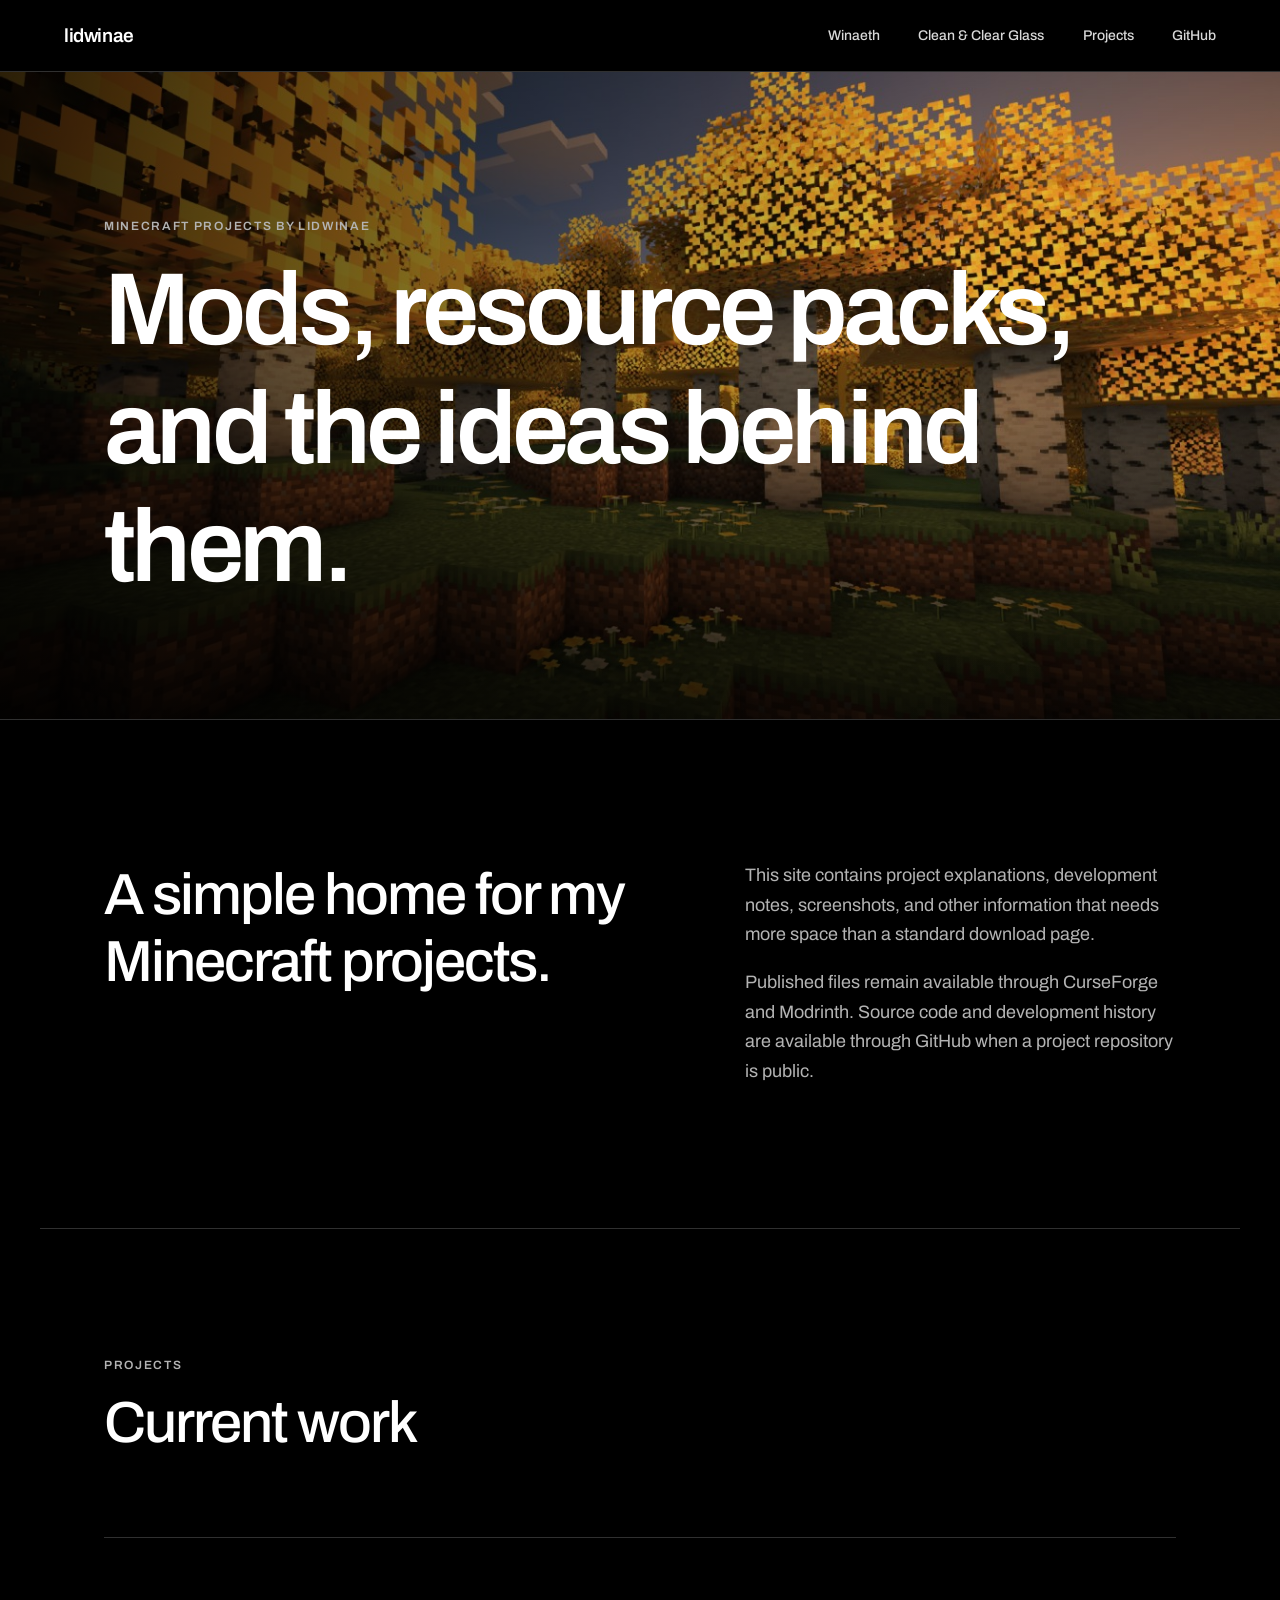
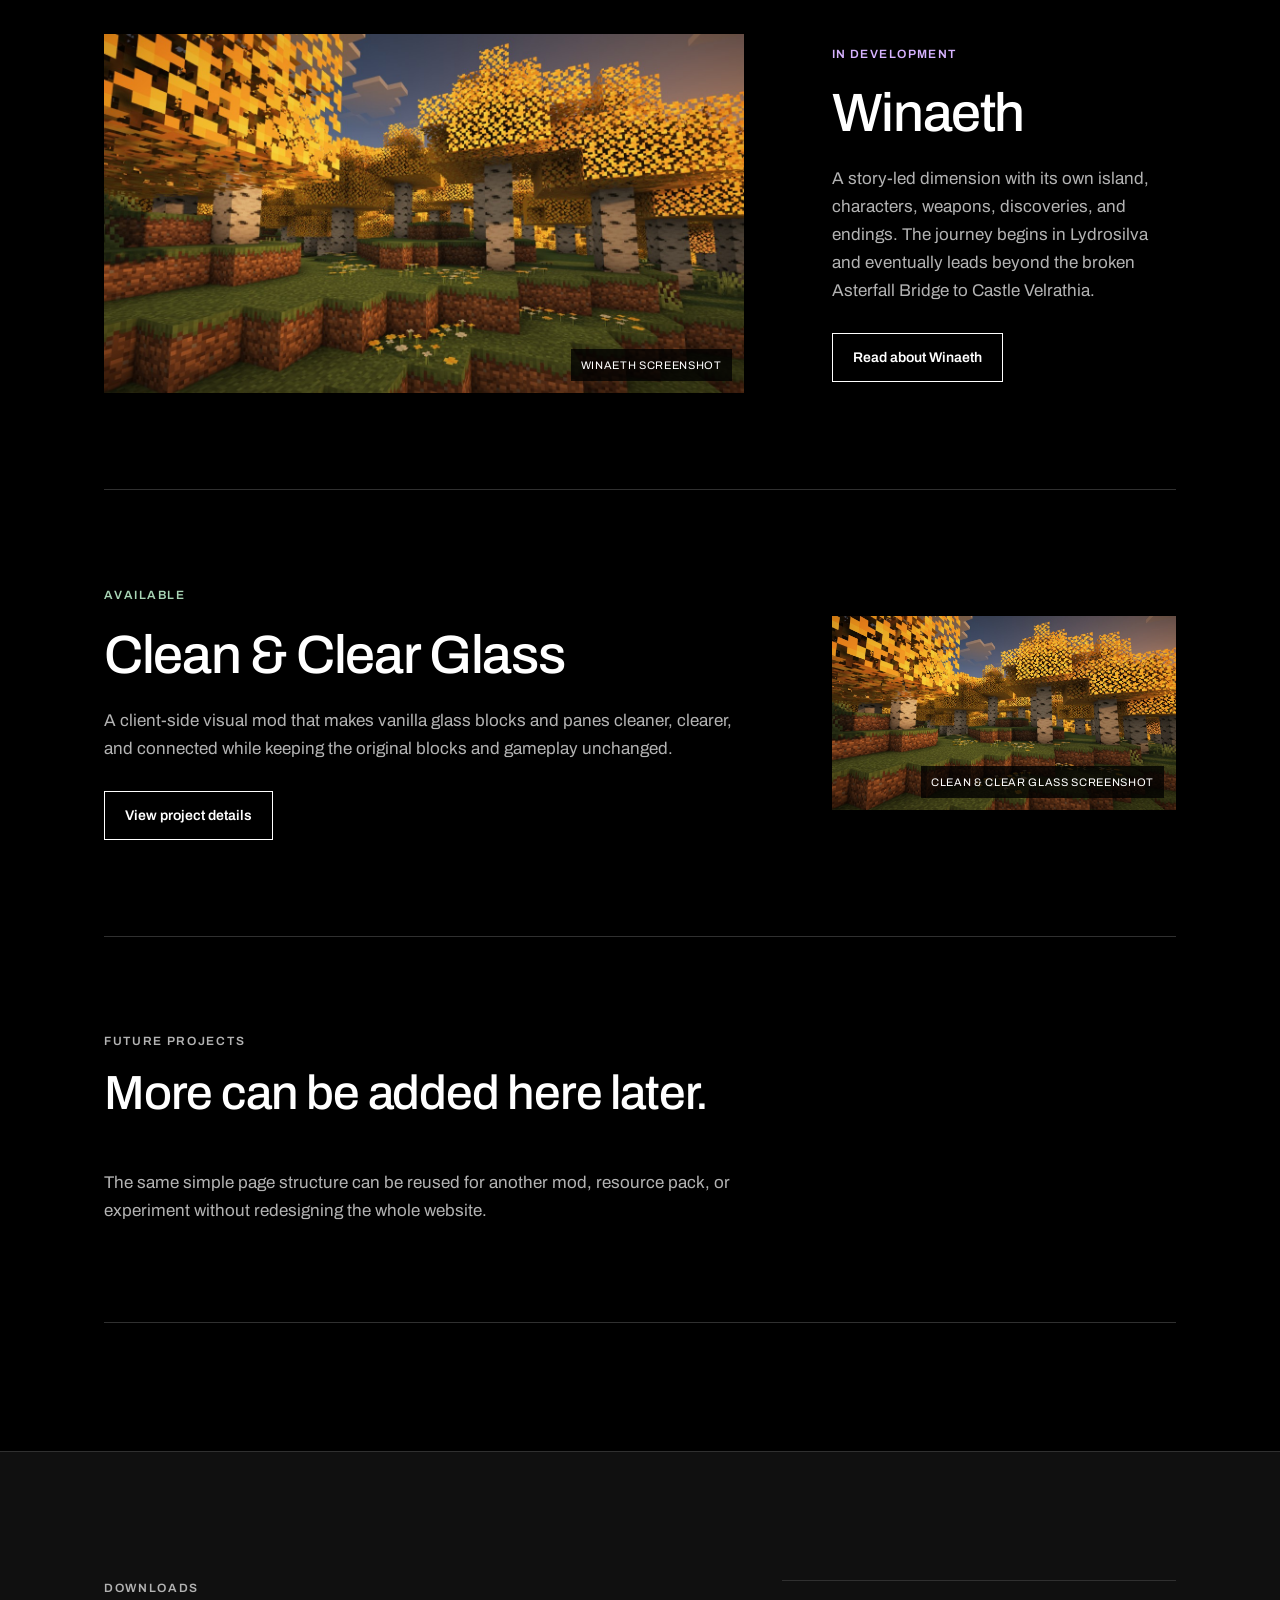
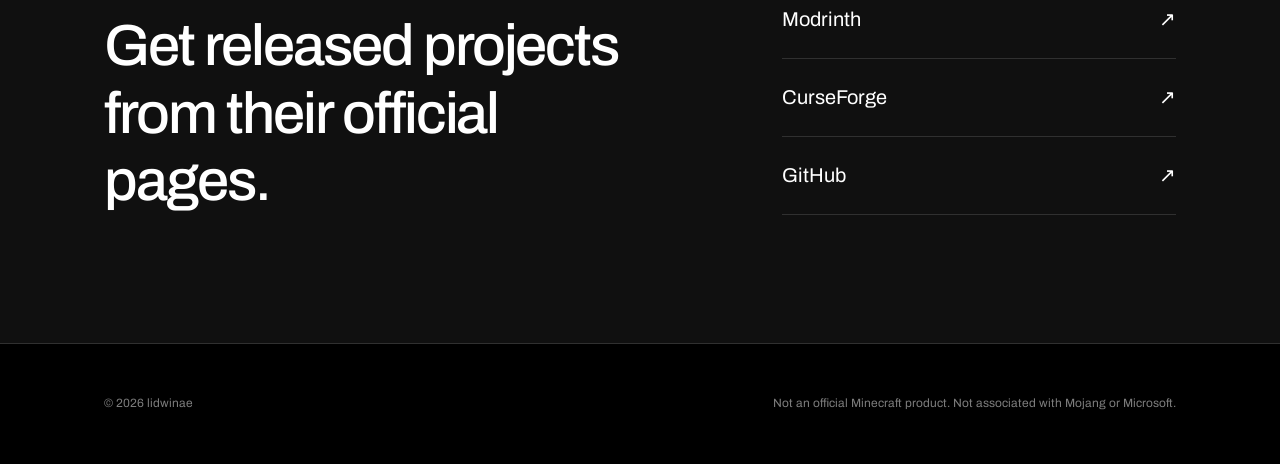
<file: index.html>
<!doctype html>
<html lang="en">
  <head>
    <meta charset="utf-8" />
    <meta name="viewport" content="width=device-width, initial-scale=1" />
    <meta name="theme-color" content="#000000" />
    <meta
      name="description"
      content="Minecraft mods, resource packs, and project documentation by lidwinae."
    />
    <meta property="og:title" content="lidwinae — Minecraft projects" />
    <meta
      property="og:description"
      content="Winaeth, Clean & Clear Glass, and future Minecraft projects by lidwinae."
    />
    <meta property="og:type" content="website" />
    <meta property="og:url" content="https://lidwinae.github.io/web/" />
    <title>lidwinae — Minecraft projects</title>
    <link rel="preconnect" href="https://fonts.googleapis.com" />
    <link rel="preconnect" href="https://fonts.gstatic.com" crossorigin />
    <link
      href="https://fonts.googleapis.com/css2?family=Archivo:wght@400;500;600;700&display=swap"
      rel="stylesheet"
    />
    <link rel="stylesheet" href="styles.css" />
    <script src="app.js" defer></script>
  </head>
  <body>
    <a class="skip-link" href="#main-content">Skip to content</a>

    <header class="site-header">
      <a class="site-name" href="index.html">lidwinae</a>
      <button class="menu-button" type="button" aria-expanded="false" aria-controls="site-nav" data-menu-button>
        Menu
      </button>
      <nav class="site-nav" id="site-nav" aria-label="Primary navigation" data-menu>
        <a href="winaeth.html">Winaeth</a>
        <a href="glass.html">Clean &amp; Clear Glass</a>
        <a href="#projects">Projects</a>
        <a href="https://github.com/lidwinae" target="_blank" rel="noreferrer">GitHub</a>
      </nav>
    </header>

    <main id="main-content">
      <section class="hero">
        <img src="assets/screenshots/placeholder.jpg" alt="A Minecraft birch forest at sunset" />
        <div class="hero-shade"></div>
        <div class="hero-content page-width">
          <p class="overline">Minecraft projects by lidwinae</p>
          <h1>Mods, resource packs,<br />and the ideas behind them.</h1>
        </div>
      </section>

      <section class="intro page-width">
        <h2>A simple home for my Minecraft projects.</h2>
        <div>
          <p>
            This site contains project explanations, development notes, screenshots, and other
            information that needs more space than a standard download page.
          </p>
          <p>
            Published files remain available through CurseForge and Modrinth. Source code and
            development history are available through GitHub when a project repository is public.
          </p>
        </div>
      </section>

      <section class="projects page-width" id="projects">
        <div class="section-title">
          <p class="overline">Projects</p>
          <h2>Current work</h2>
        </div>

        <article class="project-row">
          <div class="screenshot-frame">
            <!-- Replace this src with your final Winaeth screenshot later. -->
            <img src="assets/screenshots/placeholder.jpg" alt="Placeholder for a Winaeth screenshot" loading="lazy" />
            <span class="placeholder-label">Winaeth screenshot</span>
          </div>
          <div class="project-copy">
            <p class="project-status">In development</p>
            <h3>Winaeth</h3>
            <p>
              A story-led dimension with its own island, characters, weapons, discoveries, and
              endings. The journey begins in Lydrosilva and eventually leads beyond the broken
              Asterfall Bridge to Castle Velrathia.
            </p>
            <a class="text-button" href="winaeth.html">Read about Winaeth</a>
          </div>
        </article>

        <article class="project-row project-row-reverse">
          <div class="screenshot-frame">
            <!-- Replace this src with your final Clean & Clear Glass screenshot later. -->
            <img src="assets/screenshots/placeholder.jpg" alt="Placeholder for a Clean and Clear Glass screenshot" loading="lazy" />
            <span class="placeholder-label">Clean &amp; Clear Glass screenshot</span>
          </div>
          <div class="project-copy">
            <p class="project-status project-status-live">Available</p>
            <h3>Clean &amp; Clear Glass</h3>
            <p>
              A client-side visual mod that makes vanilla glass blocks and panes cleaner, clearer,
              and connected while keeping the original blocks and gameplay unchanged.
            </p>
            <a class="text-button" href="glass.html">View project details</a>
          </div>
        </article>

        <article class="future-project">
          <p class="overline">Future projects</p>
          <h3>More can be added here later.</h3>
          <p>
            The same simple page structure can be reused for another mod, resource pack, or
            experiment without redesigning the whole website.
          </p>
        </article>
      </section>

      <section class="links-section">
        <div class="page-width links-grid">
          <div>
            <p class="overline">Downloads</p>
            <h2>Get released projects from their official pages.</h2>
          </div>
          <div class="large-links">
            <a href="https://modrinth.com/mod/clean-and-clear-glass" target="_blank" rel="noreferrer">Modrinth <span>↗</span></a>
            <a href="https://www.curseforge.com/minecraft/mc-mods/clean-and-clear-glass" target="_blank" rel="noreferrer">CurseForge <span>↗</span></a>
            <a href="https://github.com/lidwinae" target="_blank" rel="noreferrer">GitHub <span>↗</span></a>
          </div>
        </div>
      </section>
    </main>

    <footer class="site-footer page-width">
      <p>© <span data-year>2026</span> lidwinae</p>
      <p>Not an official Minecraft product. Not associated with Mojang or Microsoft.</p>
    </footer>
  </body>
</html>
</file>
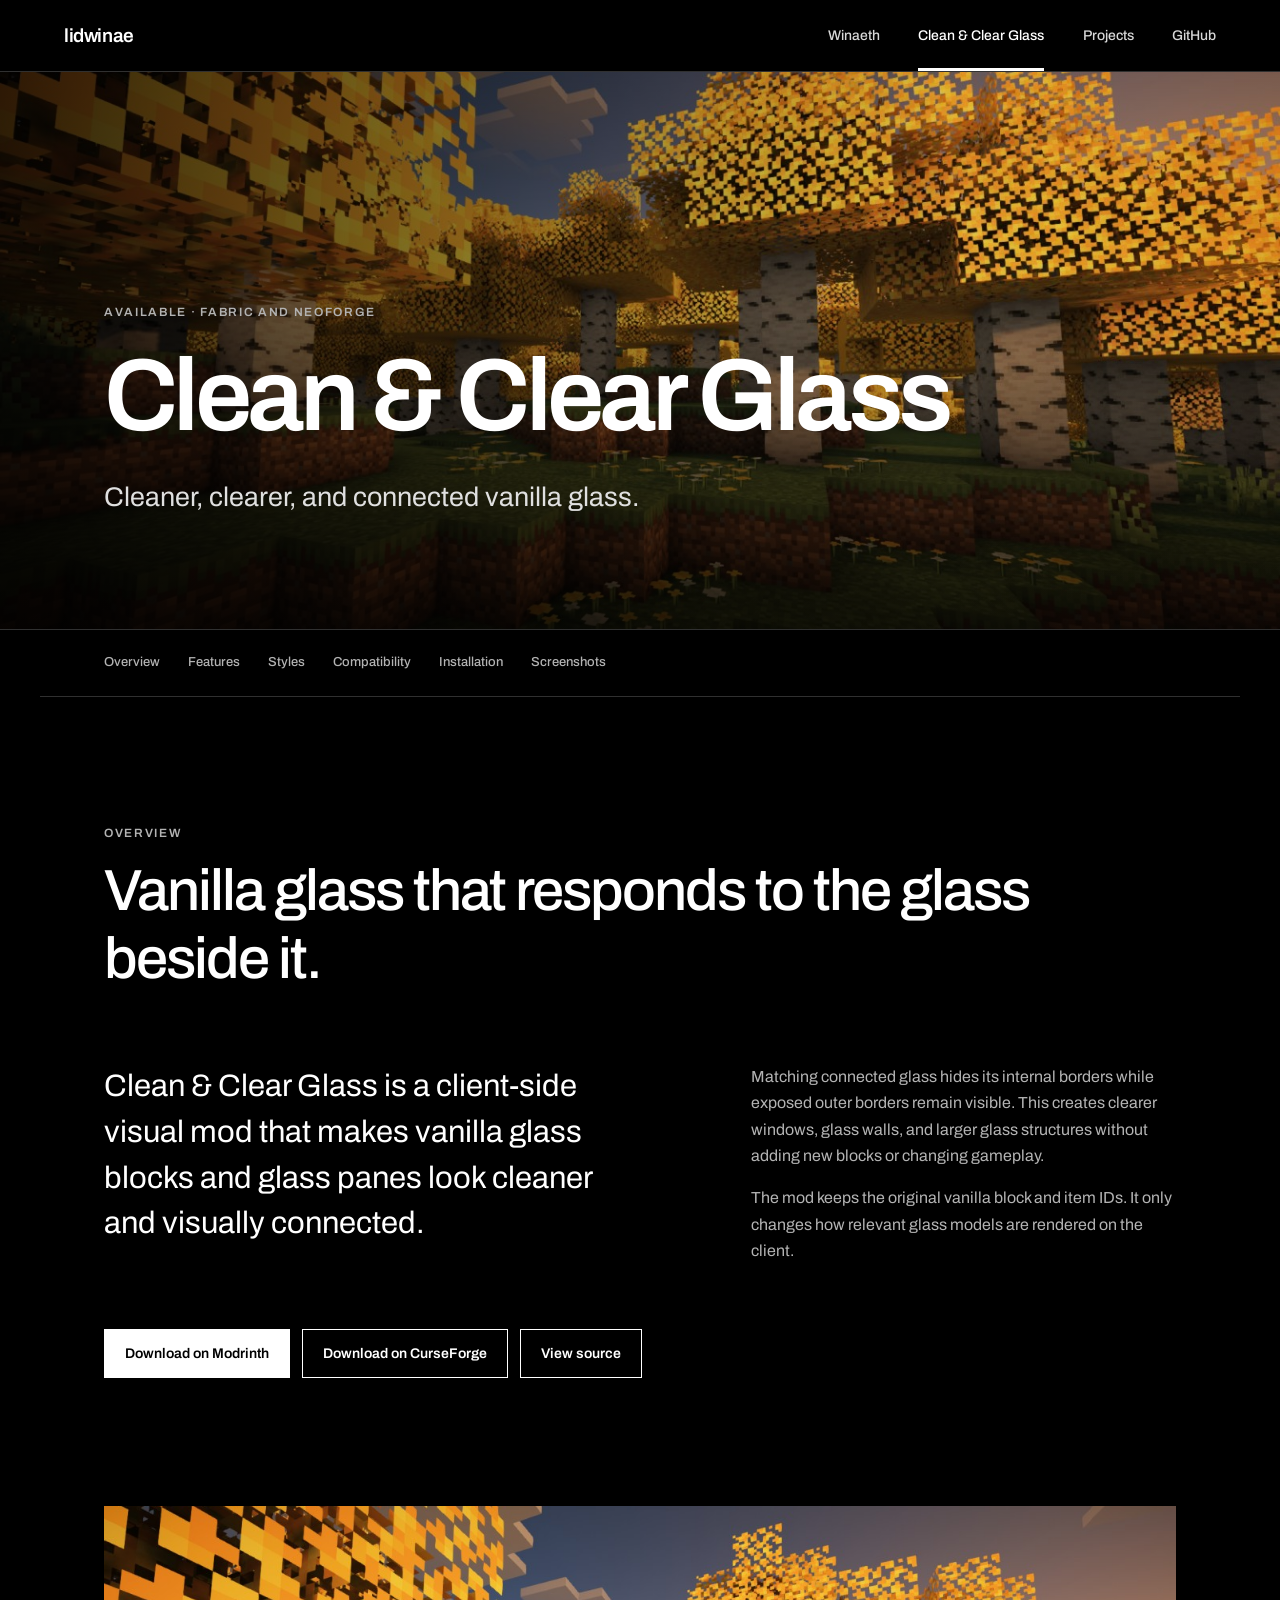
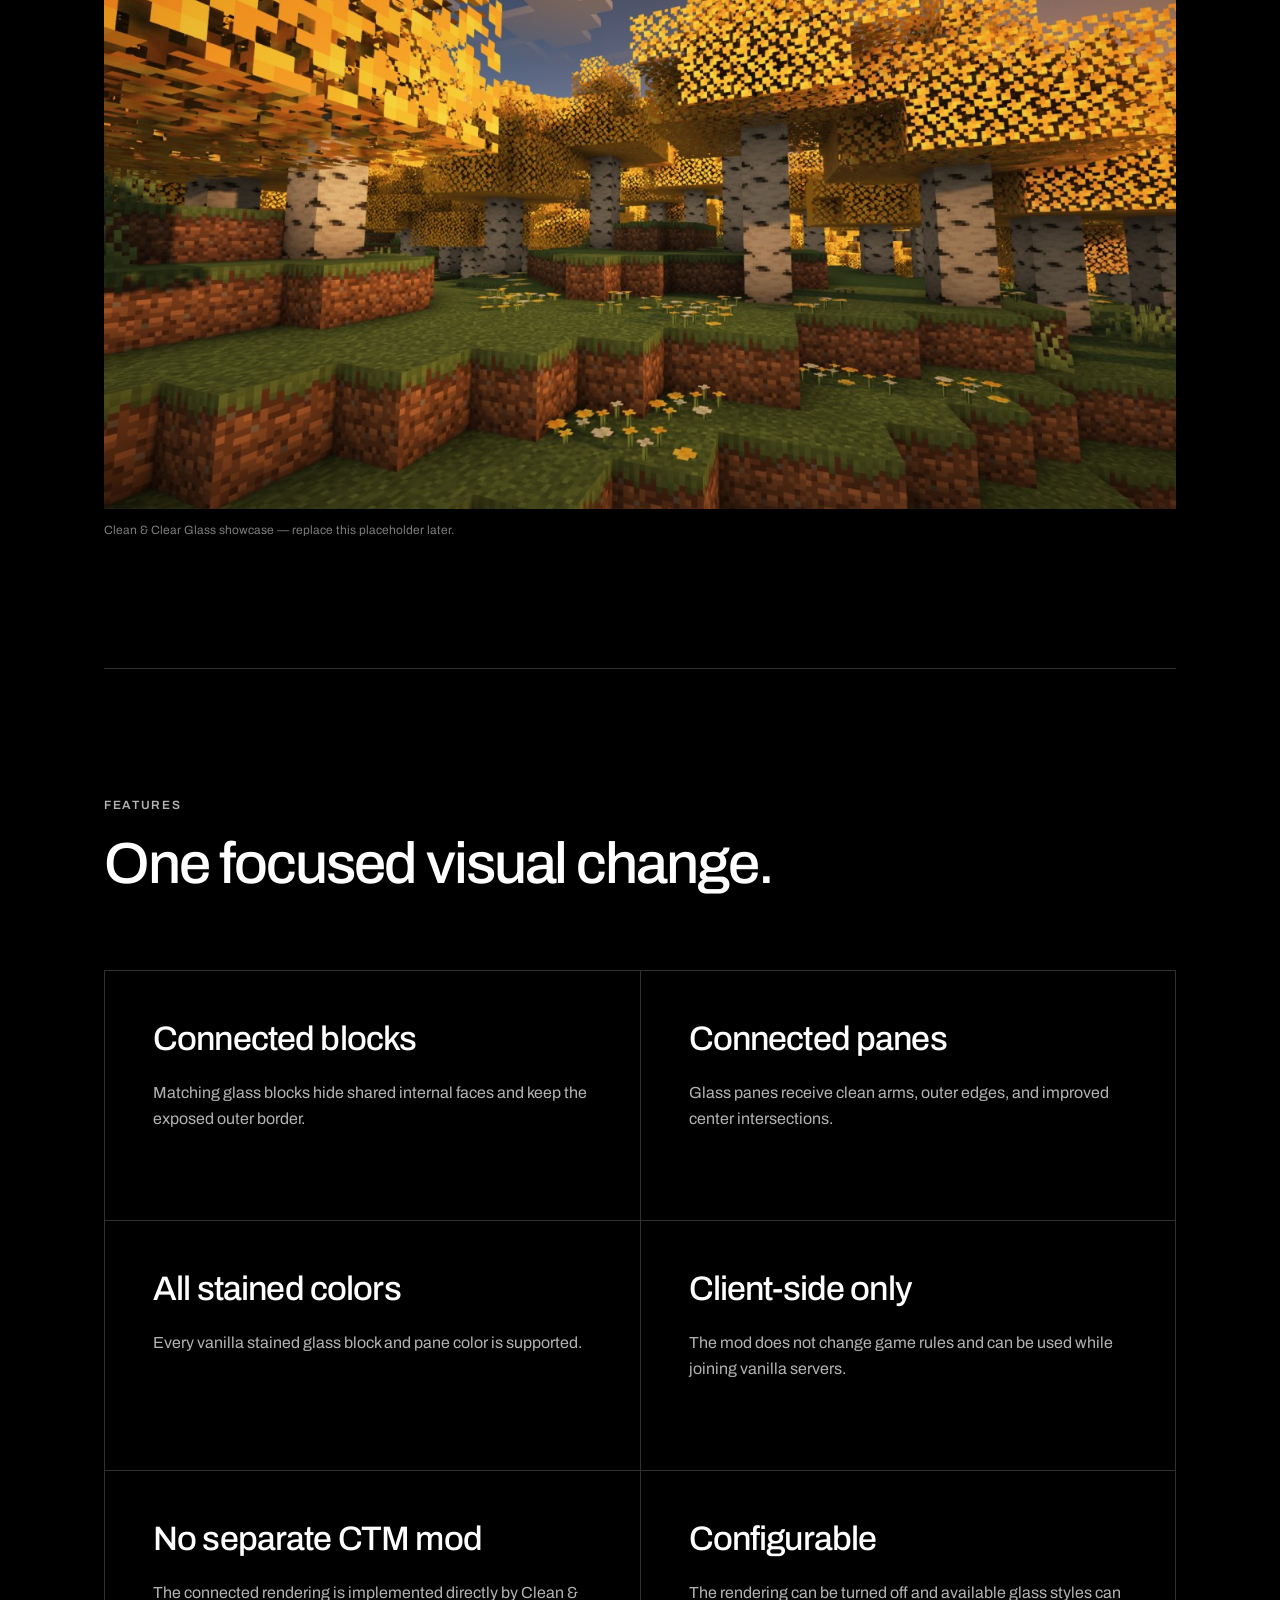
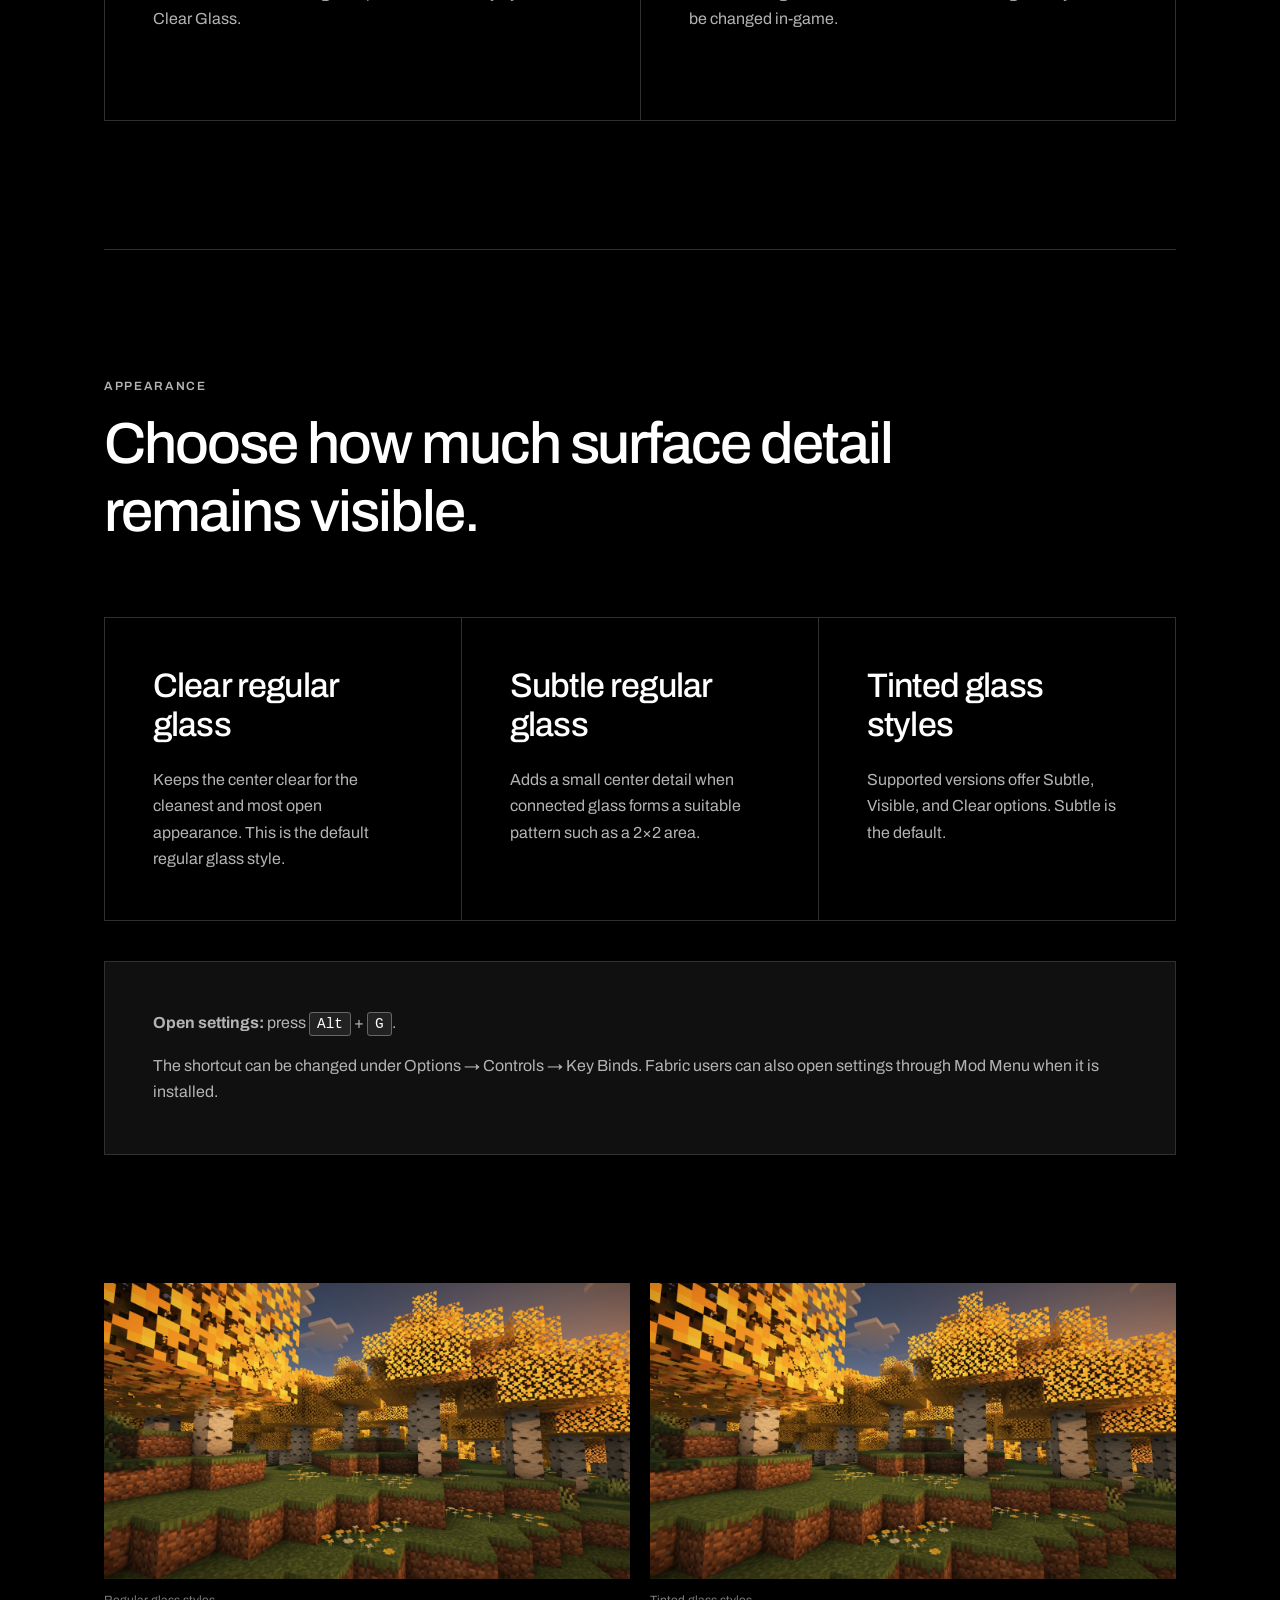
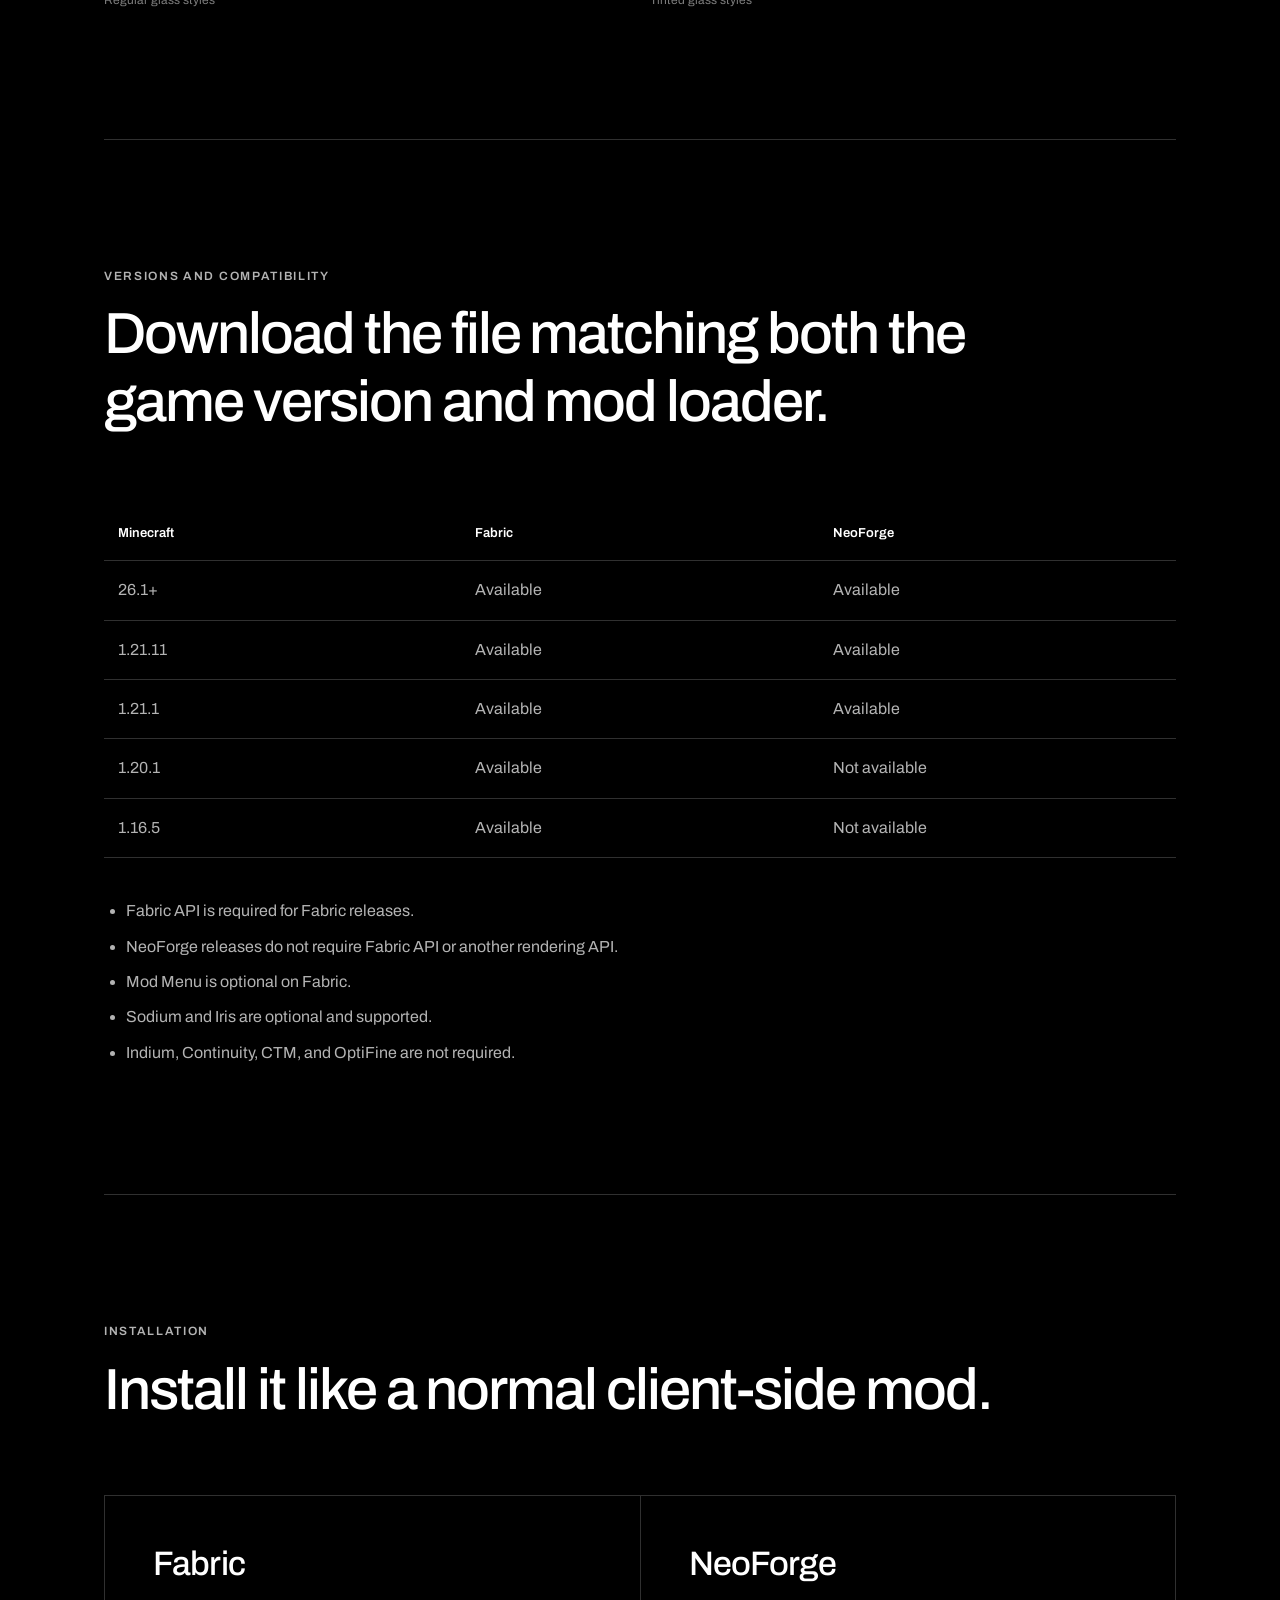
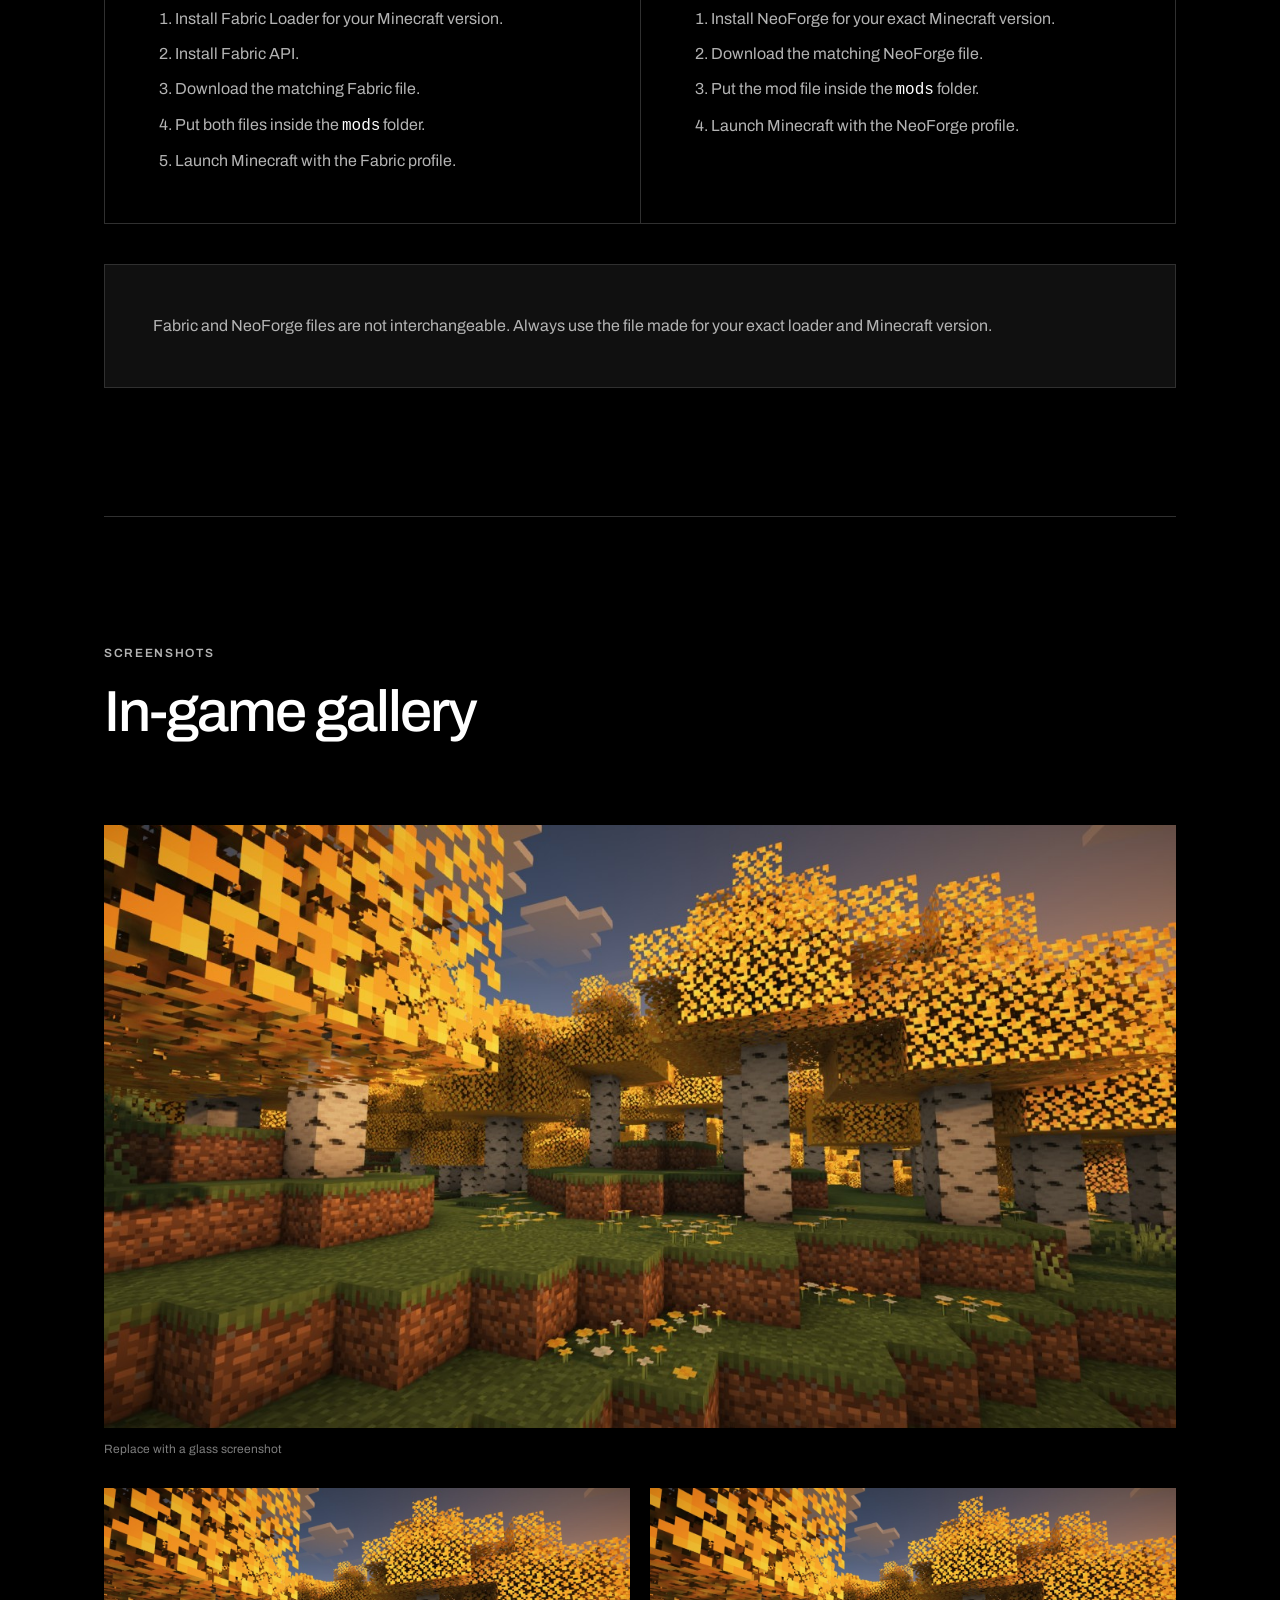
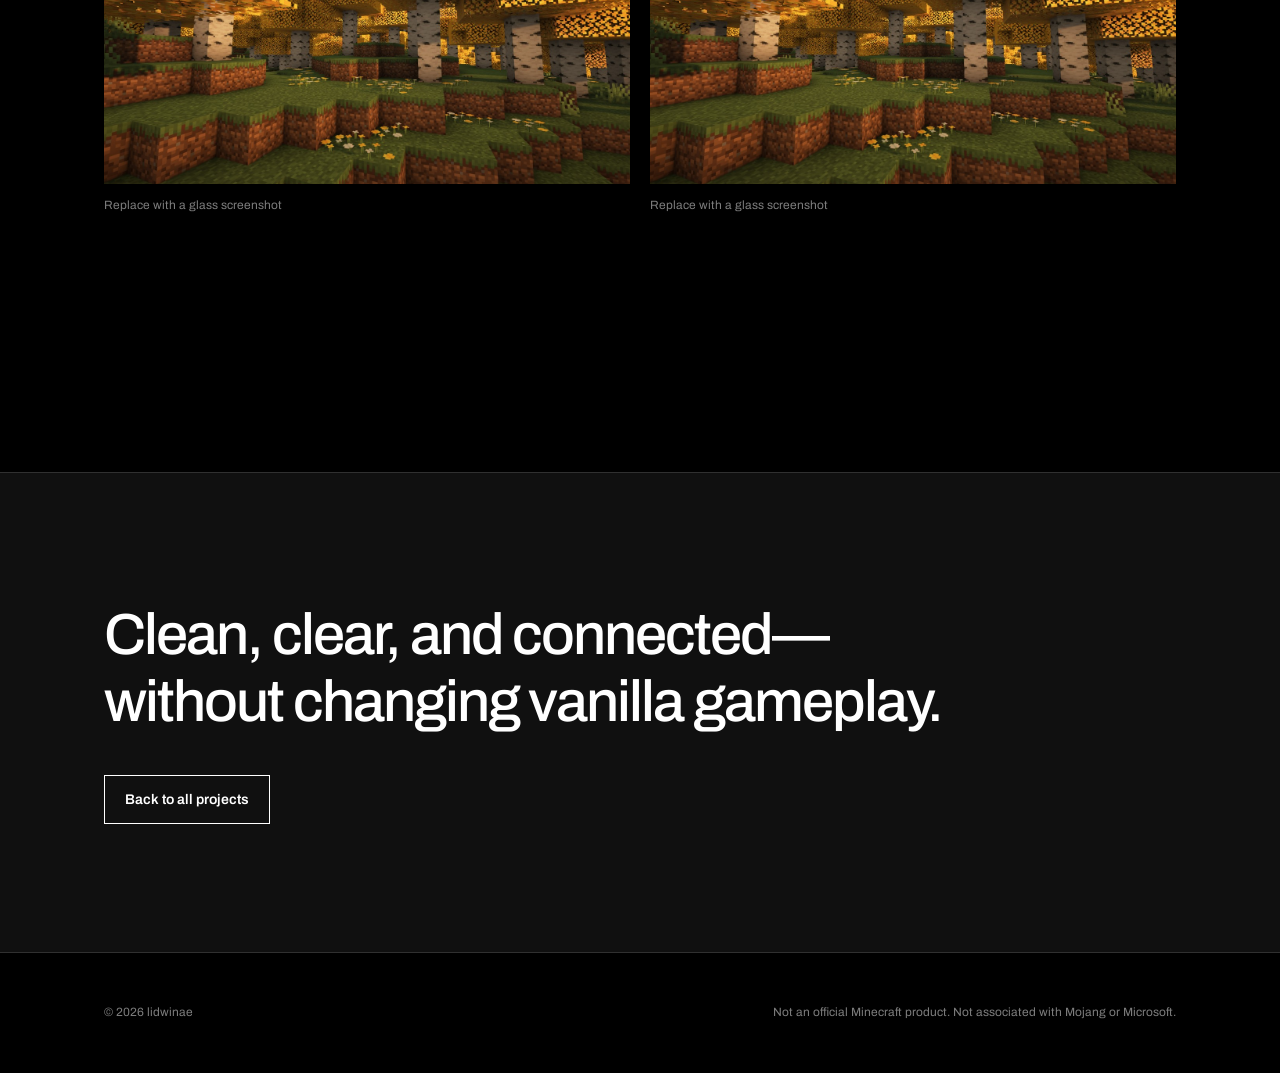
<file: glass.html>
<!doctype html>
<html lang="en">
  <head>
    <meta charset="utf-8" />
    <meta name="viewport" content="width=device-width, initial-scale=1" />
    <meta name="theme-color" content="#000000" />
    <meta
      name="description"
      content="Clean & Clear Glass is a client-side Minecraft mod by lidwinae for cleaner connected glass."
    />
    <meta property="og:title" content="Clean & Clear Glass — lidwinae" />
    <meta
      property="og:description"
      content="Cleaner, clearer, and connected vanilla glass for Fabric and NeoForge."
    />
    <meta property="og:type" content="website" />
    <meta property="og:url" content="https://lidwinae.github.io/web/glass.html" />
    <title>Clean &amp; Clear Glass — lidwinae</title>
    <link rel="preconnect" href="https://fonts.googleapis.com" />
    <link rel="preconnect" href="https://fonts.gstatic.com" crossorigin />
    <link
      href="https://fonts.googleapis.com/css2?family=Archivo:wght@400;500;600;700&display=swap"
      rel="stylesheet"
    />
    <link rel="stylesheet" href="styles.css" />
    <script src="app.js" defer></script>
  </head>
  <body>
    <a class="skip-link" href="#main-content">Skip to content</a>

    <header class="site-header">
      <a class="site-name" href="index.html">lidwinae</a>
      <button class="menu-button" type="button" aria-expanded="false" aria-controls="site-nav" data-menu-button>
        Menu
      </button>
      <nav class="site-nav" id="site-nav" aria-label="Primary navigation" data-menu>
        <a href="winaeth.html">Winaeth</a>
        <a href="glass.html" aria-current="page">Clean &amp; Clear Glass</a>
        <a href="index.html#projects">Projects</a>
        <a href="https://github.com/lidwinae" target="_blank" rel="noreferrer">GitHub</a>
      </nav>
    </header>

    <main id="main-content">
      <section class="hero hero-project">
        <!-- Replace this image with a final Clean & Clear Glass hero screenshot. -->
        <img src="assets/screenshots/placeholder.jpg" alt="Placeholder for the main Clean and Clear Glass screenshot" />
        <div class="hero-shade"></div>
        <div class="hero-content page-width">
          <p class="overline">Available · Fabric and NeoForge</p>
          <h1>Clean &amp; Clear Glass</h1>
          <p class="hero-summary">Cleaner, clearer, and connected vanilla glass.</p>
        </div>
      </section>

      <nav class="page-nav page-width" aria-label="Clean and Clear Glass page sections">
        <a href="#overview">Overview</a>
        <a href="#features">Features</a>
        <a href="#styles">Styles</a>
        <a href="#compatibility">Compatibility</a>
        <a href="#installation">Installation</a>
        <a href="#screenshots">Screenshots</a>
      </nav>

      <article class="article-page page-width">
        <section class="article-intro" id="overview">
          <p class="overline">Overview</p>
          <h2>Vanilla glass that responds to the glass beside it.</h2>
          <div class="article-columns">
            <p class="lead">
              Clean &amp; Clear Glass is a client-side visual mod that makes vanilla glass blocks
              and glass panes look cleaner and visually connected.
            </p>
            <div>
              <p>
                Matching connected glass hides its internal borders while exposed outer borders
                remain visible. This creates clearer windows, glass walls, and larger glass
                structures without adding new blocks or changing gameplay.
              </p>
              <p>
                The mod keeps the original vanilla block and item IDs. It only changes how relevant
                glass models are rendered on the client.
              </p>
            </div>
          </div>
          <div class="button-row">
            <a class="filled-button" href="https://modrinth.com/mod/clean-and-clear-glass" target="_blank" rel="noreferrer">Download on Modrinth</a>
            <a class="outline-button" href="https://www.curseforge.com/minecraft/mc-mods/clean-and-clear-glass" target="_blank" rel="noreferrer">Download on CurseForge</a>
            <a class="outline-button" href="https://github.com/lidwinae/clean-and-clear-glass" target="_blank" rel="noreferrer">View source</a>
          </div>
        </section>

        <figure class="wide-screenshot">
          <!-- Replace with a large in-game Clean & Clear Glass screenshot. -->
          <img src="assets/screenshots/placeholder.jpg" alt="Placeholder for a Clean and Clear Glass showcase" loading="lazy" />
          <figcaption>Clean &amp; Clear Glass showcase — replace this placeholder later.</figcaption>
        </figure>

        <section class="article-section" id="features">
          <p class="overline">Features</p>
          <h2>One focused visual change.</h2>
          <div class="text-grid">
            <article>
              <h3>Connected blocks</h3>
              <p>Matching glass blocks hide shared internal faces and keep the exposed outer border.</p>
            </article>
            <article>
              <h3>Connected panes</h3>
              <p>Glass panes receive clean arms, outer edges, and improved center intersections.</p>
            </article>
            <article>
              <h3>All stained colors</h3>
              <p>Every vanilla stained glass block and pane color is supported.</p>
            </article>
            <article>
              <h3>Client-side only</h3>
              <p>The mod does not change game rules and can be used while joining vanilla servers.</p>
            </article>
            <article>
              <h3>No separate CTM mod</h3>
              <p>The connected rendering is implemented directly by Clean &amp; Clear Glass.</p>
            </article>
            <article>
              <h3>Configurable</h3>
              <p>The rendering can be turned off and available glass styles can be changed in-game.</p>
            </article>
          </div>
        </section>

        <section class="article-section" id="styles">
          <p class="overline">Appearance</p>
          <h2>Choose how much surface detail remains visible.</h2>
          <div class="text-grid three-columns">
            <article>
              <h3>Clear regular glass</h3>
              <p>Keeps the center clear for the cleanest and most open appearance. This is the default regular glass style.</p>
            </article>
            <article>
              <h3>Subtle regular glass</h3>
              <p>Adds a small center detail when connected glass forms a suitable pattern such as a 2×2 area.</p>
            </article>
            <article>
              <h3>Tinted glass styles</h3>
              <p>Supported versions offer Subtle, Visible, and Clear options. Subtle is the default.</p>
            </article>
          </div>
          <div class="callout">
            <p><strong>Open settings:</strong> press <kbd>Alt</kbd> + <kbd>G</kbd>.</p>
            <p>The shortcut can be changed under Options → Controls → Key Binds. Fabric users can also open settings through Mod Menu when it is installed.</p>
          </div>
        </section>

        <div class="two-screenshots">
          <figure>
            <!-- Replace with a regular glass comparison screenshot. -->
            <img src="assets/screenshots/placeholder.jpg" alt="Placeholder for regular glass styles" loading="lazy" />
            <figcaption>Regular glass styles</figcaption>
          </figure>
          <figure>
            <!-- Replace with a tinted glass comparison screenshot. -->
            <img src="assets/screenshots/placeholder.jpg" alt="Placeholder for tinted glass styles" loading="lazy" />
            <figcaption>Tinted glass styles</figcaption>
          </figure>
        </div>

        <section class="article-section" id="compatibility">
          <p class="overline">Versions and compatibility</p>
          <h2>Download the file matching both the game version and mod loader.</h2>
          <div class="table-wrap">
            <table>
              <thead>
                <tr><th>Minecraft</th><th>Fabric</th><th>NeoForge</th></tr>
              </thead>
              <tbody>
                <tr><td>26.1+</td><td>Available</td><td>Available</td></tr>
                <tr><td>1.21.11</td><td>Available</td><td>Available</td></tr>
                <tr><td>1.21.1</td><td>Available</td><td>Available</td></tr>
                <tr><td>1.20.1</td><td>Available</td><td>Not available</td></tr>
                <tr><td>1.16.5</td><td>Available</td><td>Not available</td></tr>
              </tbody>
            </table>
          </div>
          <ul class="plain-list">
            <li>Fabric API is required for Fabric releases.</li>
            <li>NeoForge releases do not require Fabric API or another rendering API.</li>
            <li>Mod Menu is optional on Fabric.</li>
            <li>Sodium and Iris are optional and supported.</li>
            <li>Indium, Continuity, CTM, and OptiFine are not required.</li>
          </ul>
        </section>

        <section class="article-section" id="installation">
          <p class="overline">Installation</p>
          <h2>Install it like a normal client-side mod.</h2>
          <div class="text-grid">
            <article>
              <h3>Fabric</h3>
              <ol class="plain-list ordered">
                <li>Install Fabric Loader for your Minecraft version.</li>
                <li>Install Fabric API.</li>
                <li>Download the matching Fabric file.</li>
                <li>Put both files inside the <code>mods</code> folder.</li>
                <li>Launch Minecraft with the Fabric profile.</li>
              </ol>
            </article>
            <article>
              <h3>NeoForge</h3>
              <ol class="plain-list ordered">
                <li>Install NeoForge for your exact Minecraft version.</li>
                <li>Download the matching NeoForge file.</li>
                <li>Put the mod file inside the <code>mods</code> folder.</li>
                <li>Launch Minecraft with the NeoForge profile.</li>
              </ol>
            </article>
          </div>
          <div class="callout">
            <p>Fabric and NeoForge files are not interchangeable. Always use the file made for your exact loader and Minecraft version.</p>
          </div>
        </section>

        <section class="screenshot-gallery" id="screenshots">
          <div class="section-title">
            <p class="overline">Screenshots</p>
            <h2>In-game gallery</h2>
          </div>
          <div class="gallery-grid">
            <figure>
              <img src="assets/screenshots/placeholder.jpg" alt="Placeholder Clean and Clear Glass screenshot" loading="lazy" />
              <figcaption>Replace with a glass screenshot</figcaption>
            </figure>
            <figure>
              <img src="assets/screenshots/placeholder.jpg" alt="Placeholder Clean and Clear Glass screenshot" loading="lazy" />
              <figcaption>Replace with a glass screenshot</figcaption>
            </figure>
            <figure>
              <img src="assets/screenshots/placeholder.jpg" alt="Placeholder Clean and Clear Glass screenshot" loading="lazy" />
              <figcaption>Replace with a glass screenshot</figcaption>
            </figure>
          </div>
        </section>
      </article>

      <section class="page-end">
        <div class="page-width">
          <h2>Clean, clear, and connected—without changing vanilla gameplay.</h2>
          <a class="text-button" href="index.html">Back to all projects</a>
        </div>
      </section>
    </main>

    <footer class="site-footer page-width">
      <p>© <span data-year>2026</span> lidwinae</p>
      <p>Not an official Minecraft product. Not associated with Mojang or Microsoft.</p>
    </footer>
  </body>
</html>
</file>
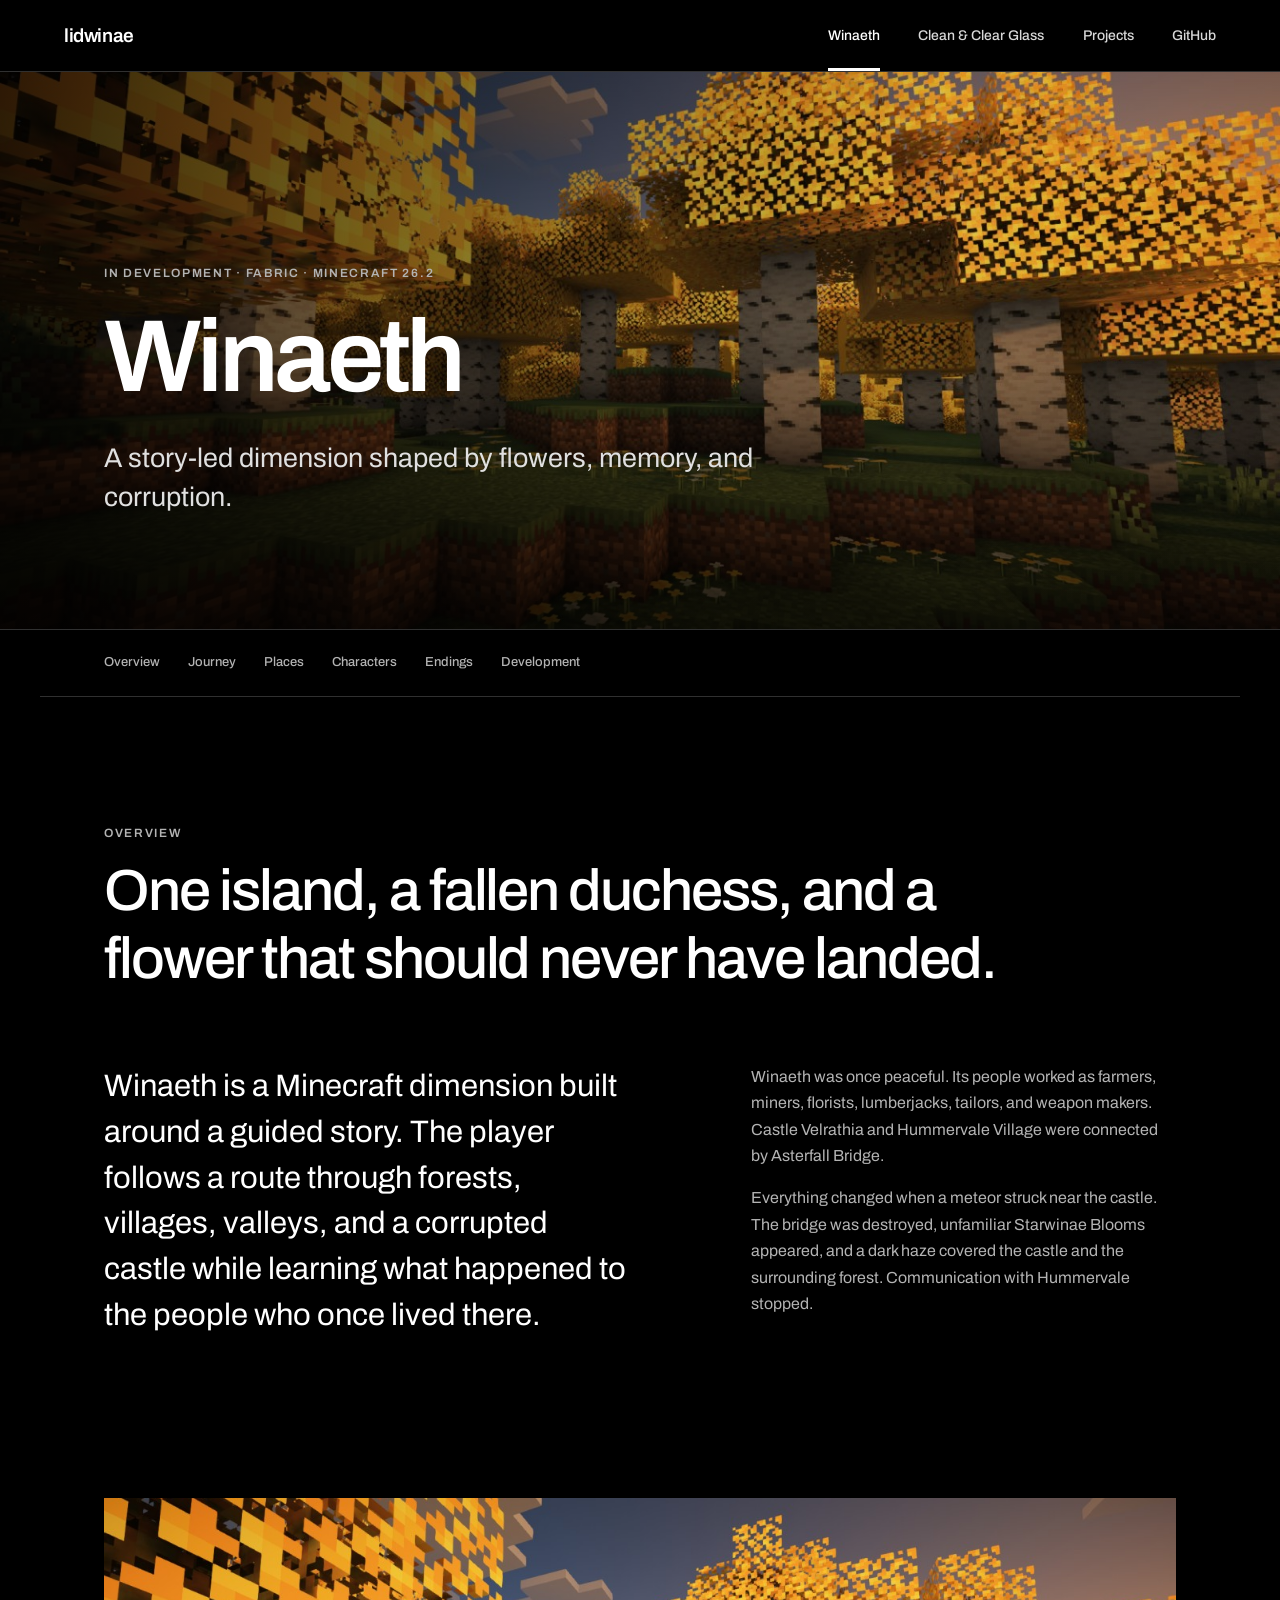
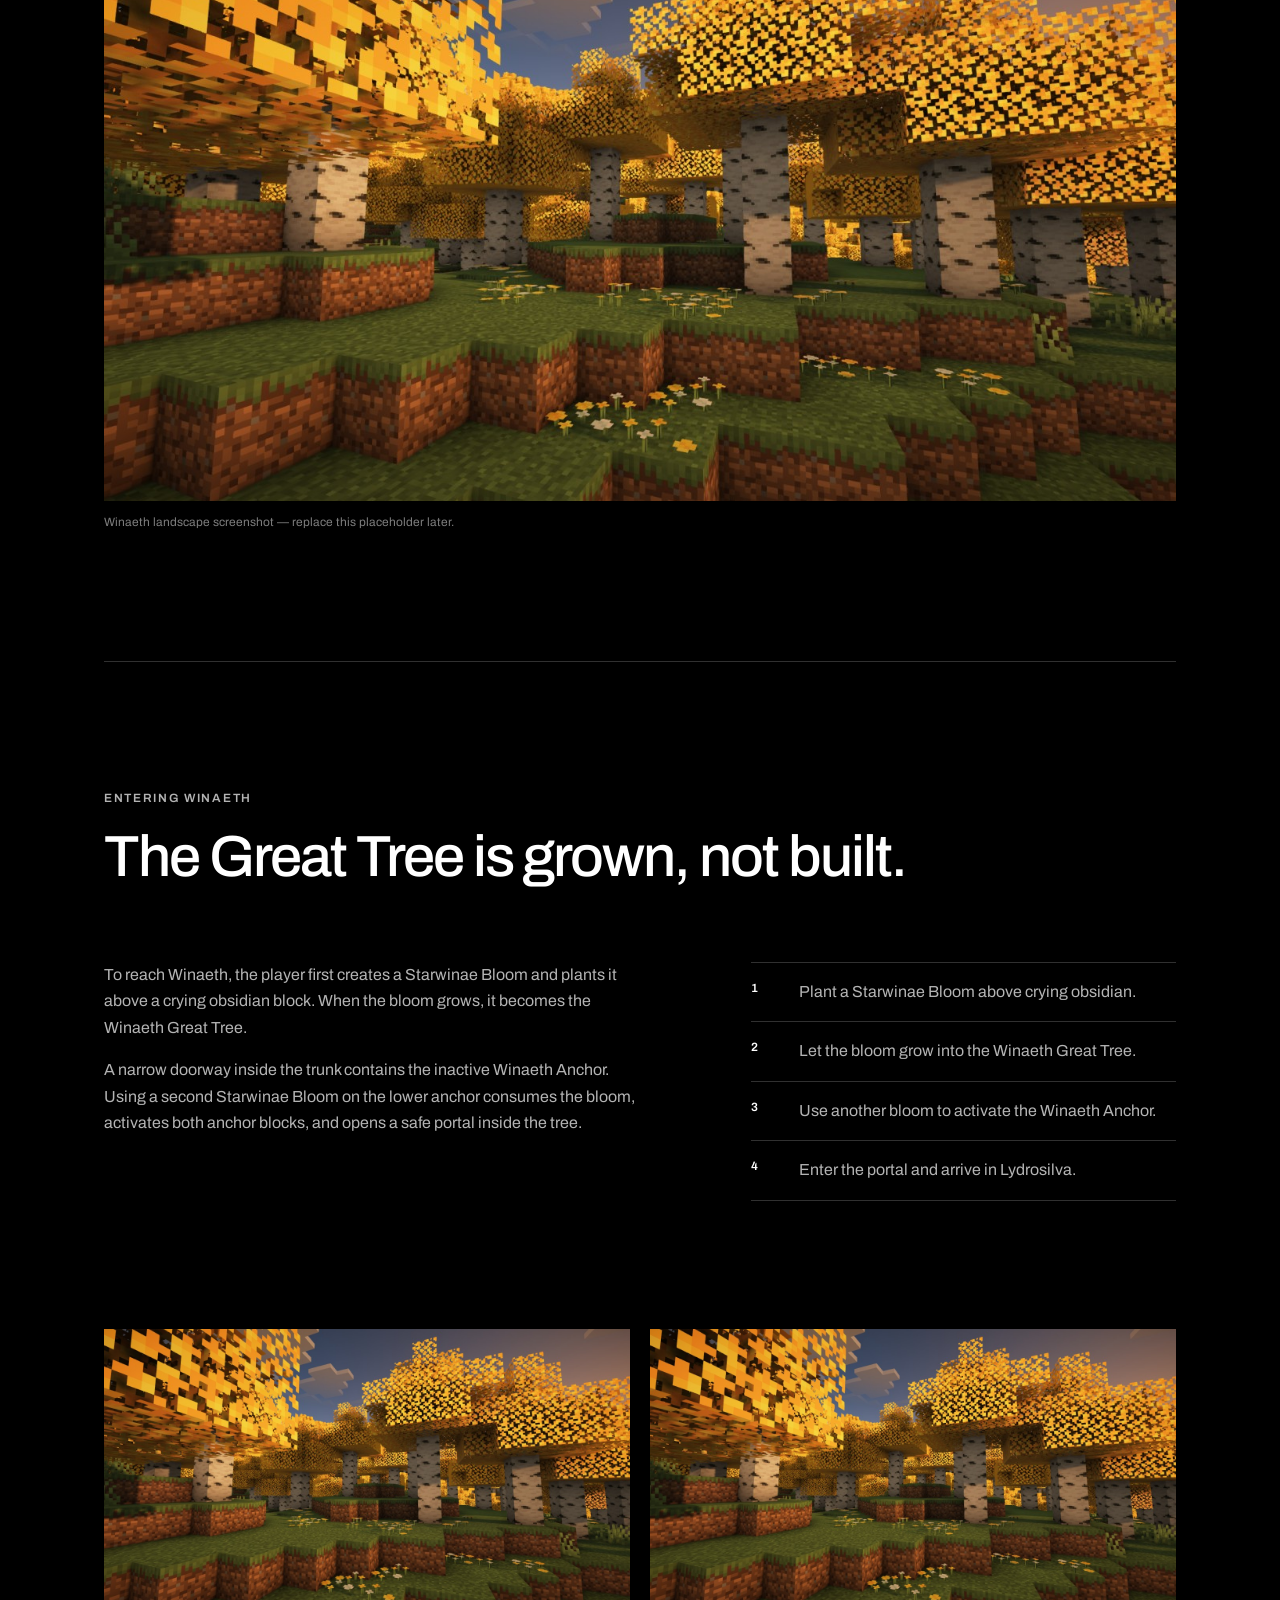
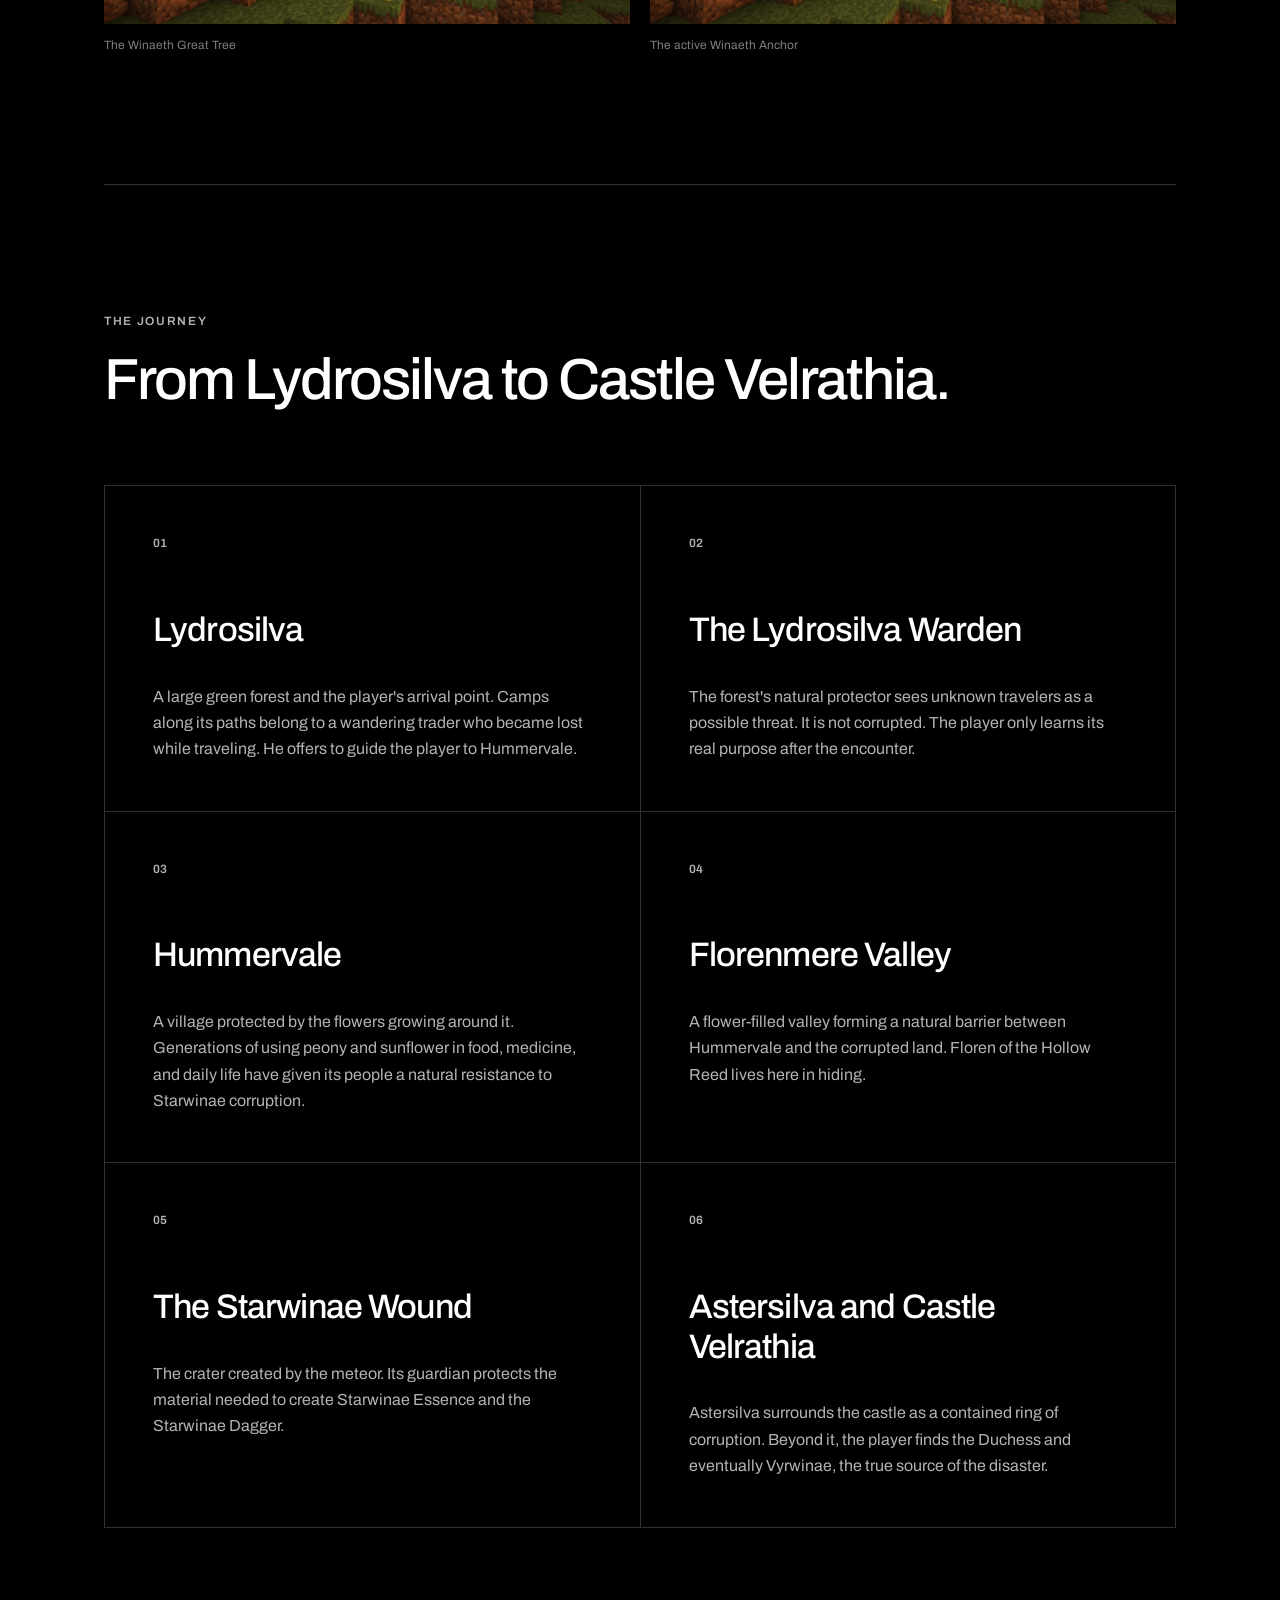
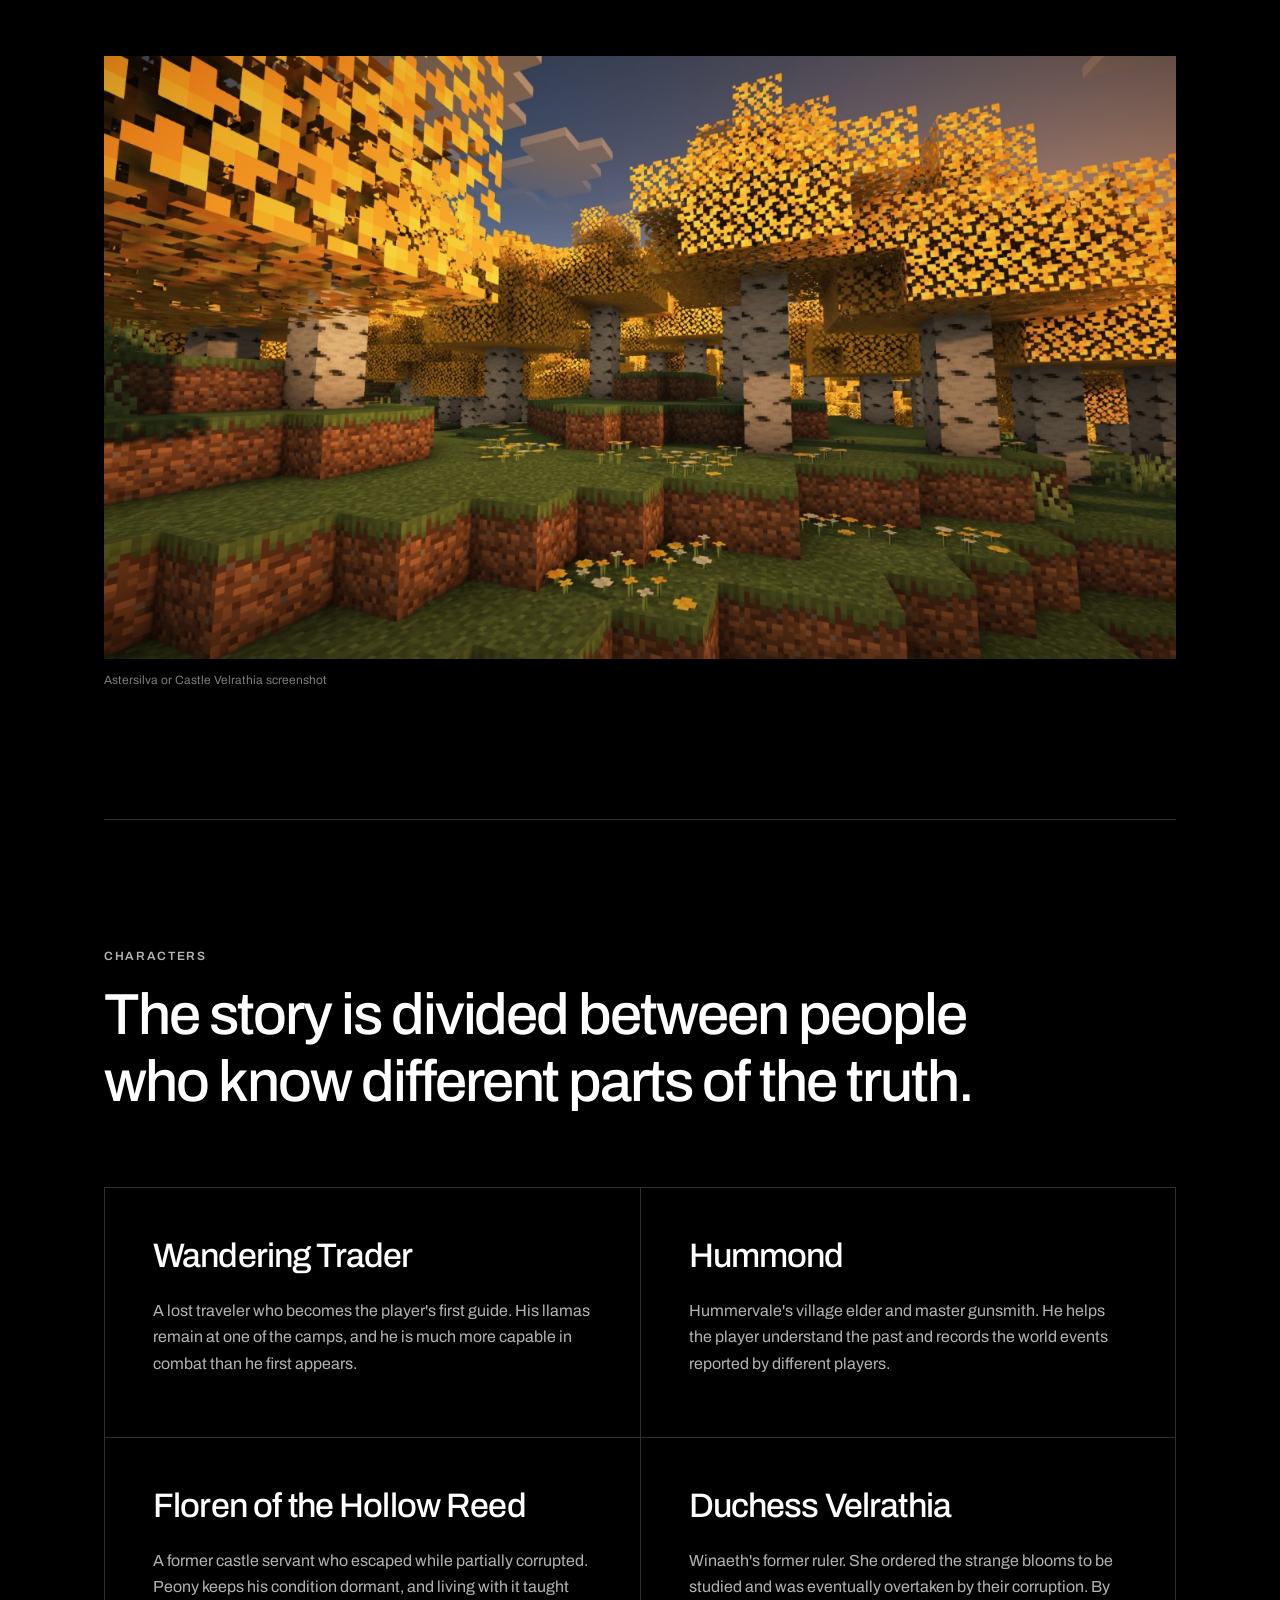
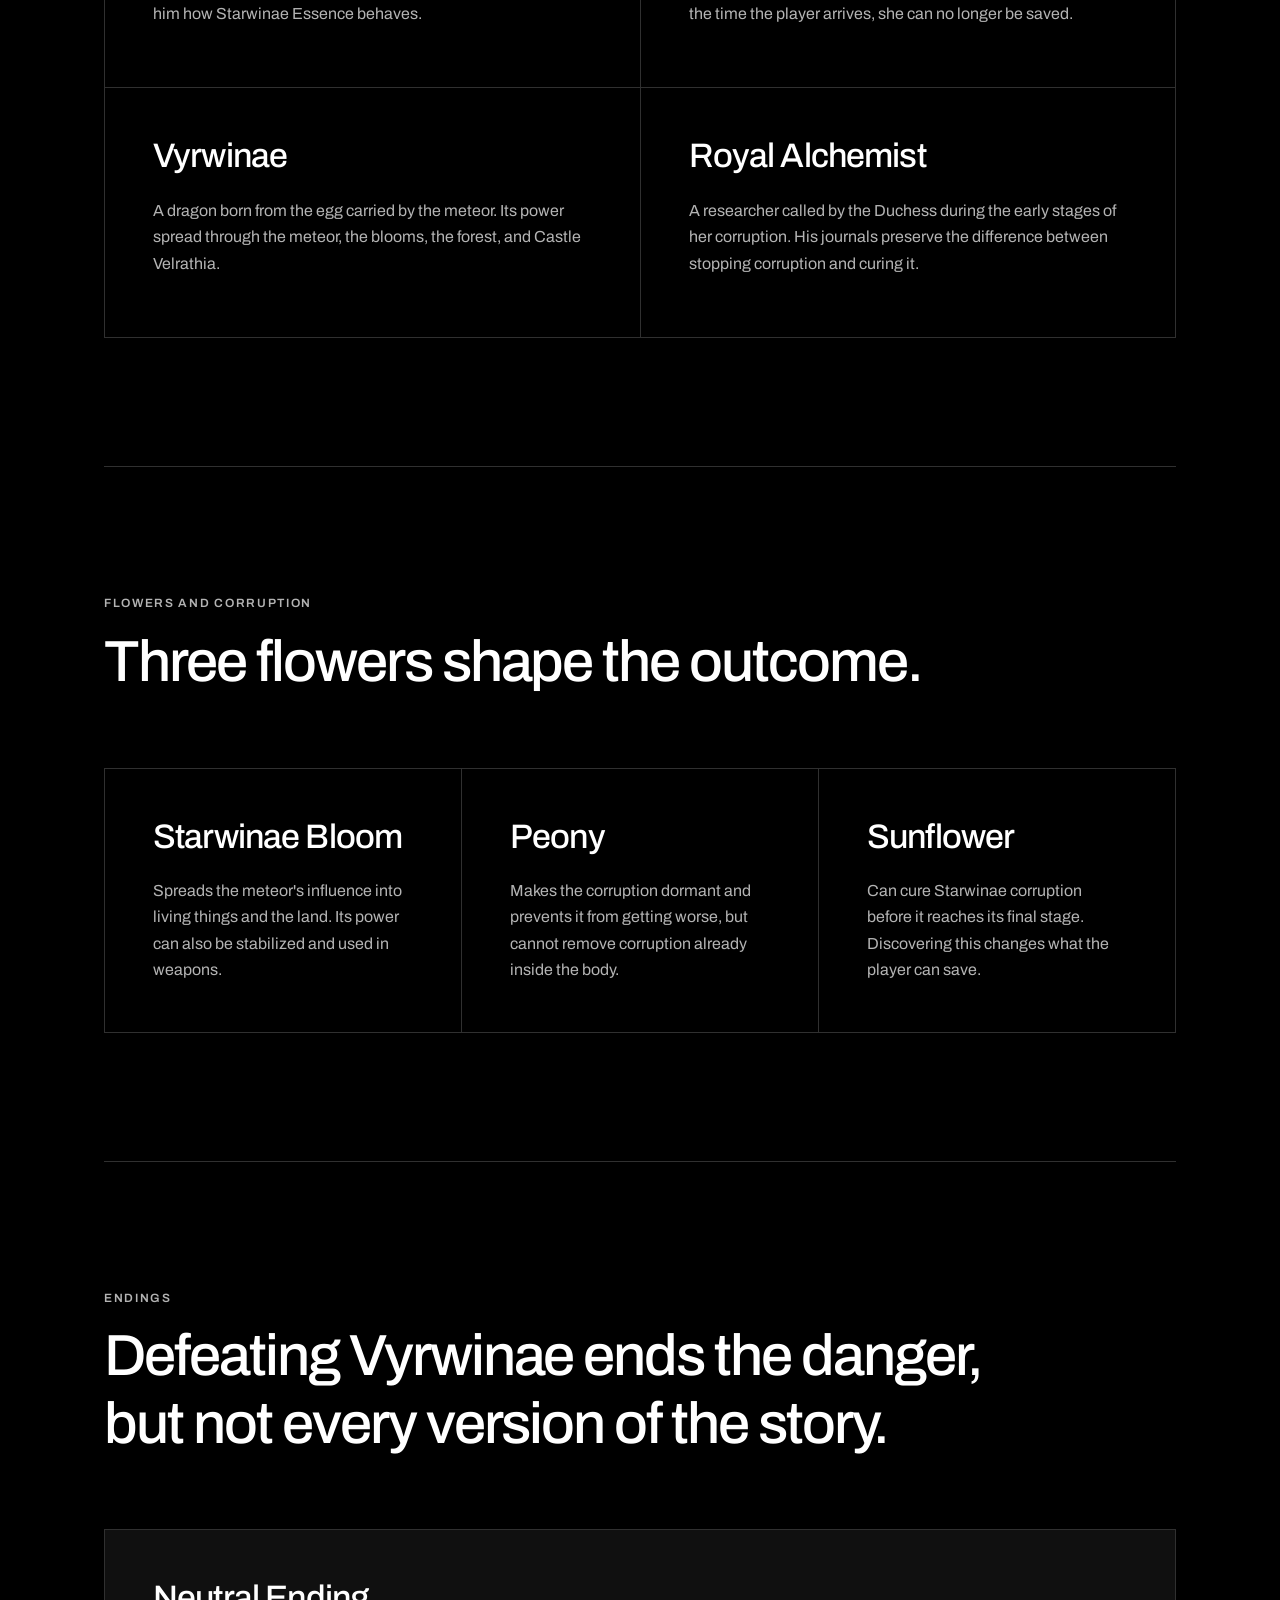
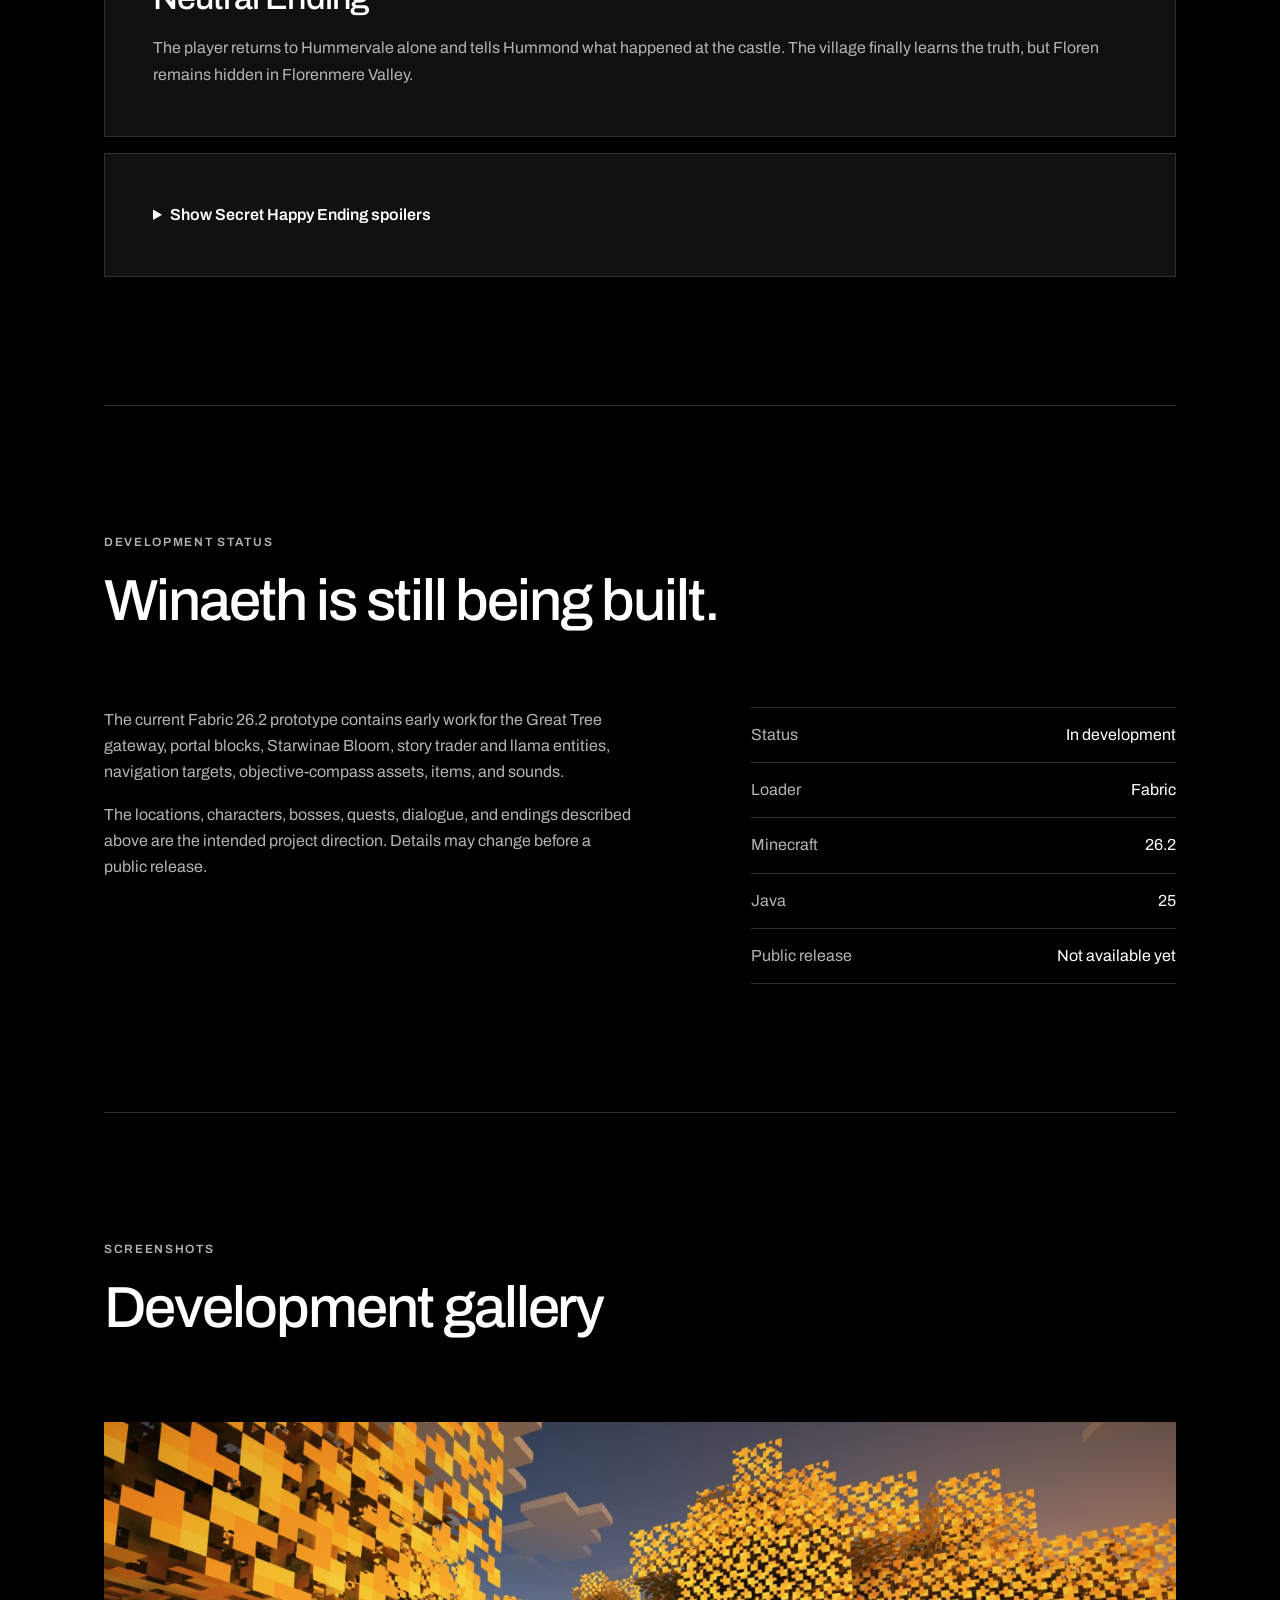
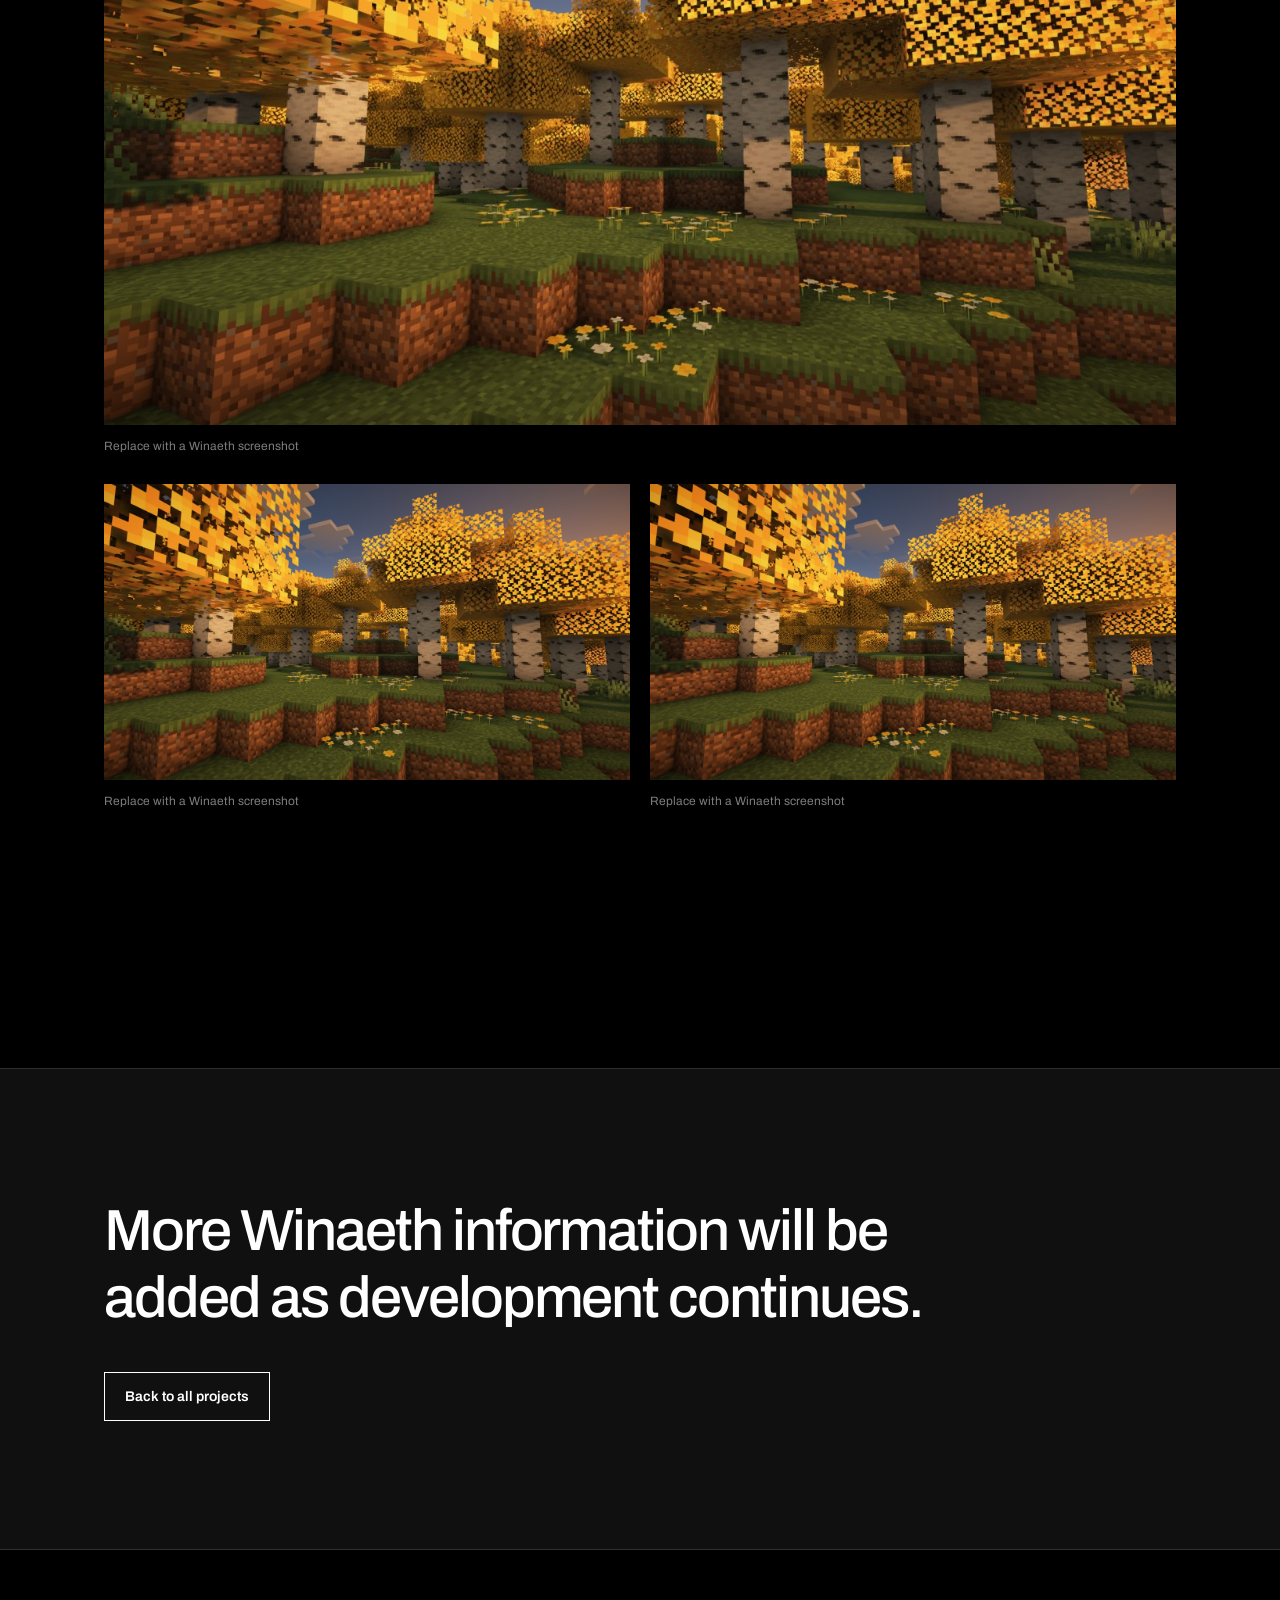
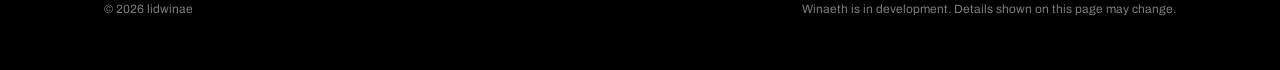
<file: winaeth.html>
<!doctype html>
<html lang="en">
  <head>
    <meta charset="utf-8" />
    <meta name="viewport" content="width=device-width, initial-scale=1" />
    <meta name="theme-color" content="#000000" />
    <meta
      name="description"
      content="A complete overview of Winaeth, a story-led Minecraft dimension mod by lidwinae."
    />
    <meta property="og:title" content="Winaeth — A Minecraft dimension by lidwinae" />
    <meta
      property="og:description"
      content="Explore the story, places, characters, and development of Winaeth."
    />
    <meta property="og:type" content="website" />
    <meta property="og:url" content="https://lidwinae.github.io/web/winaeth.html" />
    <title>Winaeth — A Minecraft dimension by lidwinae</title>
    <link rel="preconnect" href="https://fonts.googleapis.com" />
    <link rel="preconnect" href="https://fonts.gstatic.com" crossorigin />
    <link
      href="https://fonts.googleapis.com/css2?family=Archivo:wght@400;500;600;700&display=swap"
      rel="stylesheet"
    />
    <link rel="stylesheet" href="styles.css" />
    <script src="app.js" defer></script>
  </head>
  <body>
    <a class="skip-link" href="#main-content">Skip to content</a>

    <header class="site-header">
      <a class="site-name" href="index.html">lidwinae</a>
      <button class="menu-button" type="button" aria-expanded="false" aria-controls="site-nav" data-menu-button>
        Menu
      </button>
      <nav class="site-nav" id="site-nav" aria-label="Primary navigation" data-menu>
        <a href="winaeth.html" aria-current="page">Winaeth</a>
        <a href="glass.html">Clean &amp; Clear Glass</a>
        <a href="index.html#projects">Projects</a>
        <a href="https://github.com/lidwinae" target="_blank" rel="noreferrer">GitHub</a>
      </nav>
    </header>

    <main id="main-content">
      <section class="hero hero-project">
        <!-- Replace this image with a final Winaeth hero screenshot. -->
        <img src="assets/screenshots/placeholder.jpg" alt="Placeholder for the main Winaeth screenshot" />
        <div class="hero-shade"></div>
        <div class="hero-content page-width">
          <p class="overline">In development · Fabric · Minecraft 26.2</p>
          <h1>Winaeth</h1>
          <p class="hero-summary">A story-led dimension shaped by flowers, memory, and corruption.</p>
        </div>
      </section>

      <nav class="page-nav page-width" aria-label="Winaeth page sections">
        <a href="#overview">Overview</a>
        <a href="#journey">Journey</a>
        <a href="#places">Places</a>
        <a href="#characters">Characters</a>
        <a href="#endings">Endings</a>
        <a href="#development">Development</a>
      </nav>

      <article class="article-page page-width">
        <section class="article-intro" id="overview">
          <p class="overline">Overview</p>
          <h2>One island, a fallen duchess, and a flower that should never have landed.</h2>
          <div class="article-columns">
            <p class="lead">
              Winaeth is a Minecraft dimension built around a guided story. The player follows a
              route through forests, villages, valleys, and a corrupted castle while learning what
              happened to the people who once lived there.
            </p>
            <div>
              <p>
                Winaeth was once peaceful. Its people worked as farmers, miners, florists,
                lumberjacks, tailors, and weapon makers. Castle Velrathia and Hummervale Village
                were connected by Asterfall Bridge.
              </p>
              <p>
                Everything changed when a meteor struck near the castle. The bridge was destroyed,
                unfamiliar Starwinae Blooms appeared, and a dark haze covered the castle and the
                surrounding forest. Communication with Hummervale stopped.
              </p>
            </div>
          </div>
        </section>

        <figure class="wide-screenshot">
          <!-- Replace with a Winaeth landscape or island overview screenshot. -->
          <img src="assets/screenshots/placeholder.jpg" alt="Placeholder for a Winaeth landscape screenshot" loading="lazy" />
          <figcaption>Winaeth landscape screenshot — replace this placeholder later.</figcaption>
        </figure>

        <section class="article-section" id="journey">
          <p class="overline">Entering Winaeth</p>
          <h2>The Great Tree is grown, not built.</h2>
          <div class="article-columns">
            <div>
              <p>
                To reach Winaeth, the player first creates a Starwinae Bloom and plants it above a
                crying obsidian block. When the bloom grows, it becomes the Winaeth Great Tree.
              </p>
              <p>
                A narrow doorway inside the trunk contains the inactive Winaeth Anchor. Using a
                second Starwinae Bloom on the lower anchor consumes the bloom, activates both anchor
                blocks, and opens a safe portal inside the tree.
              </p>
            </div>
            <ol class="simple-steps">
              <li><span>1</span>Plant a Starwinae Bloom above crying obsidian.</li>
              <li><span>2</span>Let the bloom grow into the Winaeth Great Tree.</li>
              <li><span>3</span>Use another bloom to activate the Winaeth Anchor.</li>
              <li><span>4</span>Enter the portal and arrive in Lydrosilva.</li>
            </ol>
          </div>
        </section>

        <div class="two-screenshots">
          <figure>
            <!-- Replace with a Great Tree exterior screenshot. -->
            <img src="assets/screenshots/placeholder.jpg" alt="Placeholder for the Winaeth Great Tree" loading="lazy" />
            <figcaption>The Winaeth Great Tree</figcaption>
          </figure>
          <figure>
            <!-- Replace with an active Winaeth Anchor screenshot. -->
            <img src="assets/screenshots/placeholder.jpg" alt="Placeholder for the active Winaeth Anchor" loading="lazy" />
            <figcaption>The active Winaeth Anchor</figcaption>
          </figure>
        </div>

        <section class="article-section" id="places">
          <p class="overline">The journey</p>
          <h2>From Lydrosilva to Castle Velrathia.</h2>
          <div class="location-list">
            <article>
              <p class="list-number">01</p>
              <h3>Lydrosilva</h3>
              <p>
                A large green forest and the player's arrival point. Camps along its paths belong
                to a wandering trader who became lost while traveling. He offers to guide the
                player to Hummervale.
              </p>
            </article>
            <article>
              <p class="list-number">02</p>
              <h3>The Lydrosilva Warden</h3>
              <p>
                The forest's natural protector sees unknown travelers as a possible threat. It is
                not corrupted. The player only learns its real purpose after the encounter.
              </p>
            </article>
            <article>
              <p class="list-number">03</p>
              <h3>Hummervale</h3>
              <p>
                A village protected by the flowers growing around it. Generations of using peony
                and sunflower in food, medicine, and daily life have given its people a natural
                resistance to Starwinae corruption.
              </p>
            </article>
            <article>
              <p class="list-number">04</p>
              <h3>Florenmere Valley</h3>
              <p>
                A flower-filled valley forming a natural barrier between Hummervale and the
                corrupted land. Floren of the Hollow Reed lives here in hiding.
              </p>
            </article>
            <article>
              <p class="list-number">05</p>
              <h3>The Starwinae Wound</h3>
              <p>
                The crater created by the meteor. Its guardian protects the material needed to
                create Starwinae Essence and the Starwinae Dagger.
              </p>
            </article>
            <article>
              <p class="list-number">06</p>
              <h3>Astersilva and Castle Velrathia</h3>
              <p>
                Astersilva surrounds the castle as a contained ring of corruption. Beyond it, the
                player finds the Duchess and eventually Vyrwinae, the true source of the disaster.
              </p>
            </article>
          </div>
        </section>

        <figure class="wide-screenshot">
          <!-- Replace with an Astersilva or Castle Velrathia screenshot. -->
          <img src="assets/screenshots/placeholder.jpg" alt="Placeholder for Astersilva or Castle Velrathia" loading="lazy" />
          <figcaption>Astersilva or Castle Velrathia screenshot</figcaption>
        </figure>

        <section class="article-section" id="characters">
          <p class="overline">Characters</p>
          <h2>The story is divided between people who know different parts of the truth.</h2>
          <div class="text-grid">
            <article>
              <h3>Wandering Trader</h3>
              <p>
                A lost traveler who becomes the player's first guide. His llamas remain at one of
                the camps, and he is much more capable in combat than he first appears.
              </p>
            </article>
            <article>
              <h3>Hummond</h3>
              <p>
                Hummervale's village elder and master gunsmith. He helps the player understand the
                past and records the world events reported by different players.
              </p>
            </article>
            <article>
              <h3>Floren of the Hollow Reed</h3>
              <p>
                A former castle servant who escaped while partially corrupted. Peony keeps his
                condition dormant, and living with it taught him how Starwinae Essence behaves.
              </p>
            </article>
            <article>
              <h3>Duchess Velrathia</h3>
              <p>
                Winaeth's former ruler. She ordered the strange blooms to be studied and was
                eventually overtaken by their corruption. By the time the player arrives, she can
                no longer be saved.
              </p>
            </article>
            <article>
              <h3>Vyrwinae</h3>
              <p>
                A dragon born from the egg carried by the meteor. Its power spread through the
                meteor, the blooms, the forest, and Castle Velrathia.
              </p>
            </article>
            <article>
              <h3>Royal Alchemist</h3>
              <p>
                A researcher called by the Duchess during the early stages of her corruption. His
                journals preserve the difference between stopping corruption and curing it.
              </p>
            </article>
          </div>
        </section>

        <section class="article-section">
          <p class="overline">Flowers and corruption</p>
          <h2>Three flowers shape the outcome.</h2>
          <div class="text-grid three-columns">
            <article>
              <h3>Starwinae Bloom</h3>
              <p>
                Spreads the meteor's influence into living things and the land. Its power can also
                be stabilized and used in weapons.
              </p>
            </article>
            <article>
              <h3>Peony</h3>
              <p>
                Makes the corruption dormant and prevents it from getting worse, but cannot remove
                corruption already inside the body.
              </p>
            </article>
            <article>
              <h3>Sunflower</h3>
              <p>
                Can cure Starwinae corruption before it reaches its final stage. Discovering this
                changes what the player can save.
              </p>
            </article>
          </div>
        </section>

        <section class="article-section" id="endings">
          <p class="overline">Endings</p>
          <h2>Defeating Vyrwinae ends the danger, but not every version of the story.</h2>
          <div class="ending-block">
            <h3>Neutral Ending</h3>
            <p>
              The player returns to Hummervale alone and tells Hummond what happened at the castle.
              The village finally learns the truth, but Floren remains hidden in Florenmere Valley.
            </p>
          </div>
          <details class="spoiler-block">
            <summary>Show Secret Happy Ending spoilers</summary>
            <div>
              <h3>Secret Happy Ending</h3>
              <p>
                Using a sunflower-powered weapon for the Duchess's final hit and later defeating
                Vyrwinae reveals the Forgotten Greenhouse. The Royal Alchemist's journals lead to
                the Sunflower Remedy.
              </p>
              <p>
                The remedy cannot save the Duchess, but Floren is only partially corrupted. The
                player cures him and accompanies him back to Hummervale, where Hummond welcomes him
                home.
              </p>
            </div>
          </details>
        </section>

        <section class="article-section" id="development">
          <p class="overline">Development status</p>
          <h2>Winaeth is still being built.</h2>
          <div class="article-columns">
            <div>
              <p>
                The current Fabric 26.2 prototype contains early work for the Great Tree gateway,
                portal blocks, Starwinae Bloom, story trader and llama entities, navigation targets,
                objective-compass assets, items, and sounds.
              </p>
              <p>
                The locations, characters, bosses, quests, dialogue, and endings described above
                are the intended project direction. Details may change before a public release.
              </p>
            </div>
            <dl class="facts-list">
              <div><dt>Status</dt><dd>In development</dd></div>
              <div><dt>Loader</dt><dd>Fabric</dd></div>
              <div><dt>Minecraft</dt><dd>26.2</dd></div>
              <div><dt>Java</dt><dd>25</dd></div>
              <div><dt>Public release</dt><dd>Not available yet</dd></div>
            </dl>
          </div>
        </section>

        <section class="screenshot-gallery">
          <div class="section-title">
            <p class="overline">Screenshots</p>
            <h2>Development gallery</h2>
          </div>
          <div class="gallery-grid">
            <figure>
              <img src="assets/screenshots/placeholder.jpg" alt="Placeholder Winaeth development screenshot" loading="lazy" />
              <figcaption>Replace with a Winaeth screenshot</figcaption>
            </figure>
            <figure>
              <img src="assets/screenshots/placeholder.jpg" alt="Placeholder Winaeth development screenshot" loading="lazy" />
              <figcaption>Replace with a Winaeth screenshot</figcaption>
            </figure>
            <figure>
              <img src="assets/screenshots/placeholder.jpg" alt="Placeholder Winaeth development screenshot" loading="lazy" />
              <figcaption>Replace with a Winaeth screenshot</figcaption>
            </figure>
          </div>
        </section>
      </article>

      <section class="page-end">
        <div class="page-width">
          <h2>More Winaeth information will be added as development continues.</h2>
          <a class="text-button" href="index.html">Back to all projects</a>
        </div>
      </section>
    </main>

    <footer class="site-footer page-width">
      <p>© <span data-year>2026</span> lidwinae</p>
      <p>Winaeth is in development. Details shown on this page may change.</p>
    </footer>
  </body>
</html>
</file>
<file: styles.css>
:root {
  --background: #000000;
  --surface: #101010;
  --surface-light: #181818;
  --text: #ffffff;
  --muted: #b3b3b3;
  --faint: #7d7d7d;
  --line: #303030;
  --accent: #a8c7fa;
  --page-width: 1200px;
  --page-padding: clamp(20px, 5vw, 72px);
  --font: "Archivo", Arial, Helvetica, sans-serif;
}

*,
*::before,
*::after {
  box-sizing: border-box;
}

html {
  scroll-behavior: smooth;
  scroll-padding-top: 112px;
}

body {
  margin: 0;
  color: var(--text);
  background: var(--background);
  font-family: var(--font);
  font-size: 16px;
  line-height: 1.65;
}

body.menu-open {
  overflow: hidden;
}

img {
  display: block;
  width: 100%;
}

a {
  color: inherit;
}

h1,
h2,
h3,
p {
  margin-top: 0;
}

h1,
h2,
h3 {
  line-height: 1.16;
}

h1 {
  font-size: clamp(48px, 8vw, 104px);
  font-weight: 600;
  letter-spacing: -0.045em;
}

h2 {
  font-size: clamp(32px, 5vw, 58px);
  font-weight: 500;
  letter-spacing: -0.035em;
}

h3 {
  font-size: clamp(23px, 3vw, 34px);
  font-weight: 500;
  letter-spacing: -0.025em;
}

:focus-visible {
  outline: 3px solid var(--accent);
  outline-offset: 4px;
}

.skip-link {
  position: fixed;
  z-index: 1000;
  top: 12px;
  left: 12px;
  padding: 10px 14px;
  color: #000;
  background: #fff;
  transform: translateY(-160%);
}

.skip-link:focus {
  transform: translateY(0);
}

.page-width {
  width: min(100%, var(--page-width));
  margin-inline: auto;
  padding-inline: var(--page-padding);
}

.site-header {
  position: sticky;
  z-index: 100;
  top: 0;
  display: flex;
  min-height: 72px;
  align-items: center;
  justify-content: space-between;
  gap: 32px;
  padding: 0 var(--page-padding);
  border-bottom: 1px solid var(--line);
  background: rgba(0, 0, 0, 0.96);
}

.site-name {
  flex: 0 0 auto;
  font-size: 19px;
  font-weight: 600;
  letter-spacing: -0.02em;
  text-decoration: none;
}

.site-nav {
  display: flex;
  align-items: center;
  gap: clamp(20px, 3vw, 42px);
}

.site-nav a {
  padding-block: 24px 21px;
  border-bottom: 3px solid transparent;
  color: #d8d8d8;
  font-size: 14px;
  font-weight: 500;
  text-decoration: none;
}

.site-nav a:hover,
.site-nav a[aria-current="page"] {
  color: #fff;
  border-bottom-color: #fff;
}

.menu-button {
  display: none;
  padding: 8px 0;
  color: #fff;
  background: transparent;
  border: 0;
  font: 600 14px/1 var(--font);
}

.overline {
  margin-bottom: 16px;
  color: var(--muted);
  font-size: 12px;
  font-weight: 600;
  letter-spacing: 0.14em;
  line-height: 1.4;
  text-transform: uppercase;
}

.hero {
  position: relative;
  min-height: 72svh;
  overflow: hidden;
  border-bottom: 1px solid var(--line);
  background: #090909;
}

.hero > img {
  position: absolute;
  inset: 0;
  height: 100%;
  object-fit: cover;
}

.hero-shade {
  position: absolute;
  inset: 0;
  background:
    linear-gradient(90deg, rgba(0, 0, 0, 0.8), rgba(0, 0, 0, 0.08) 75%),
    linear-gradient(0deg, rgba(0, 0, 0, 0.75), transparent 55%);
}

.hero-content {
  position: absolute;
  z-index: 1;
  right: 0;
  bottom: clamp(48px, 9vw, 112px);
  left: 0;
}

.hero-content h1 {
  max-width: 1000px;
  margin-bottom: 0;
  text-wrap: balance;
}

.hero-project {
  min-height: 62svh;
}

.hero-project .hero-content h1 {
  max-width: 1100px;
}

.hero-summary {
  max-width: 720px;
  margin: 22px 0 0;
  color: #e0e0e0;
  font-size: clamp(18px, 2.2vw, 27px);
  line-height: 1.45;
}

.intro {
  display: grid;
  grid-template-columns: minmax(0, 1.1fr) minmax(280px, 0.9fr);
  gap: clamp(40px, 9vw, 120px);
  padding-top: clamp(72px, 11vw, 144px);
  padding-bottom: clamp(72px, 11vw, 144px);
  border-bottom: 1px solid var(--line);
}

.intro h2 {
  margin-bottom: 0;
}

.intro > div {
  color: var(--muted);
  font-size: 18px;
}

.intro > div p:last-child {
  margin-bottom: 0;
}

.projects {
  padding-top: clamp(72px, 10vw, 128px);
  padding-bottom: clamp(72px, 10vw, 128px);
}

.section-title {
  margin-bottom: clamp(40px, 7vw, 80px);
}

.section-title h2 {
  margin-bottom: 0;
}

.project-row {
  display: grid;
  grid-template-columns: minmax(0, 1.3fr) minmax(280px, 0.7fr);
  gap: clamp(32px, 7vw, 88px);
  align-items: center;
  padding-block: clamp(48px, 8vw, 96px);
  border-top: 1px solid var(--line);
}

.project-row-reverse .screenshot-frame {
  order: 2;
}

.screenshot-frame {
  position: relative;
  overflow: hidden;
  background: var(--surface);
}

.screenshot-frame img {
  aspect-ratio: 16 / 9;
  object-fit: cover;
}

.placeholder-label {
  position: absolute;
  right: 12px;
  bottom: 12px;
  padding: 7px 10px;
  color: #fff;
  background: rgba(0, 0, 0, 0.78);
  font-size: 11px;
  letter-spacing: 0.06em;
  text-transform: uppercase;
}

.project-status {
  margin-bottom: 18px;
  color: #d7b3ff;
  font-size: 12px;
  font-weight: 600;
  letter-spacing: 0.12em;
  text-transform: uppercase;
}

.project-status-live {
  color: #a8d5b5;
}

.project-copy h3 {
  margin-bottom: 20px;
  font-size: clamp(32px, 4.5vw, 54px);
}

.project-copy > p:not(.project-status) {
  margin-bottom: 28px;
  color: var(--muted);
  font-size: 17px;
}

.text-button,
.filled-button,
.outline-button {
  display: inline-flex;
  min-height: 46px;
  align-items: center;
  justify-content: center;
  padding: 12px 20px;
  border: 1px solid #fff;
  font-size: 14px;
  font-weight: 600;
  text-decoration: none;
}

.text-button:hover,
.outline-button:hover {
  color: #000;
  background: #fff;
}

.filled-button {
  color: #000;
  background: #fff;
}

.filled-button:hover {
  background: #d8d8d8;
}

.future-project {
  padding: clamp(48px, 8vw, 96px) 0;
  border-top: 1px solid var(--line);
  border-bottom: 1px solid var(--line);
}

.future-project h3 {
  max-width: 720px;
  font-size: clamp(30px, 4vw, 48px);
}

.future-project > p:last-child {
  max-width: 680px;
  margin-bottom: 0;
  color: var(--muted);
  font-size: 17px;
}

.links-section,
.page-end {
  border-top: 1px solid var(--line);
  border-bottom: 1px solid var(--line);
  background: var(--surface);
}

.links-grid {
  display: grid;
  grid-template-columns: minmax(0, 1fr) minmax(300px, 0.7fr);
  gap: clamp(40px, 9vw, 120px);
  padding-top: clamp(72px, 10vw, 128px);
  padding-bottom: clamp(72px, 10vw, 128px);
}

.links-grid h2 {
  margin-bottom: 0;
}

.large-links {
  border-top: 1px solid var(--line);
}

.large-links a {
  display: flex;
  align-items: center;
  justify-content: space-between;
  padding: 22px 0;
  border-bottom: 1px solid var(--line);
  font-size: 20px;
  text-decoration: none;
}

.large-links a:hover {
  color: var(--accent);
}

.page-nav {
  display: flex;
  gap: 28px;
  padding-top: 22px;
  padding-bottom: 22px;
  border-bottom: 1px solid var(--line);
  overflow-x: auto;
  white-space: nowrap;
}

.page-nav a {
  color: var(--muted);
  font-size: 13px;
  font-weight: 500;
  text-decoration: none;
}

.page-nav a:hover {
  color: #fff;
}

.article-page {
  padding-top: clamp(72px, 10vw, 128px);
  padding-bottom: clamp(72px, 10vw, 128px);
}

.article-intro,
.article-section,
.screenshot-gallery {
  padding-bottom: clamp(72px, 10vw, 128px);
}

.article-section,
.screenshot-gallery {
  padding-top: clamp(72px, 10vw, 128px);
  border-top: 1px solid var(--line);
}

.article-intro > h2,
.article-section > h2 {
  max-width: 960px;
  margin-bottom: clamp(40px, 6vw, 72px);
}

.article-columns {
  display: grid;
  grid-template-columns: minmax(0, 1fr) minmax(280px, 0.8fr);
  gap: clamp(40px, 9vw, 120px);
}

.article-columns p,
.article-section > p,
.text-grid p,
.location-list p {
  color: var(--muted);
}

.article-columns .lead {
  color: #fff;
  font-size: clamp(21px, 2.6vw, 31px);
  line-height: 1.48;
}

.button-row {
  display: flex;
  flex-wrap: wrap;
  gap: 12px;
  margin-top: 48px;
}

.wide-screenshot {
  margin: 0 0 clamp(72px, 10vw, 128px);
}

.wide-screenshot img,
.two-screenshots img,
.gallery-grid img {
  aspect-ratio: 16 / 9;
  object-fit: cover;
  background: var(--surface);
}

figcaption {
  padding-top: 12px;
  color: var(--faint);
  font-size: 12px;
}

.two-screenshots {
  display: grid;
  grid-template-columns: repeat(2, 1fr);
  gap: 20px;
  margin-bottom: clamp(72px, 10vw, 128px);
}

.two-screenshots figure,
.gallery-grid figure {
  margin: 0;
}

.simple-steps {
  margin: 0;
  padding: 0;
  border-top: 1px solid var(--line);
  list-style: none;
}

.simple-steps li {
  display: grid;
  grid-template-columns: 32px 1fr;
  gap: 16px;
  padding: 16px 0;
  border-bottom: 1px solid var(--line);
  color: var(--muted);
}

.simple-steps span,
.list-number {
  color: #fff;
  font-size: 12px;
  font-weight: 600;
}

.location-list {
  display: grid;
  grid-template-columns: repeat(2, 1fr);
  border-top: 1px solid var(--line);
  border-left: 1px solid var(--line);
}

.location-list article {
  min-height: 310px;
  padding: clamp(28px, 4vw, 48px);
  border-right: 1px solid var(--line);
  border-bottom: 1px solid var(--line);
}

.location-list h3 {
  margin-top: 56px;
}

.text-grid {
  display: grid;
  grid-template-columns: repeat(2, 1fr);
  border-top: 1px solid var(--line);
  border-left: 1px solid var(--line);
}

.text-grid.three-columns {
  grid-template-columns: repeat(3, 1fr);
}

.text-grid article {
  min-height: 250px;
  padding: clamp(28px, 4vw, 48px);
  border-right: 1px solid var(--line);
  border-bottom: 1px solid var(--line);
}

.text-grid h3 {
  margin-bottom: 22px;
}

.text-grid p:last-child,
.location-list p:last-child {
  margin-bottom: 0;
}

.ending-block,
.spoiler-block,
.callout {
  padding: clamp(28px, 4vw, 48px);
  border: 1px solid var(--line);
  background: var(--surface);
}

.ending-block h3,
.spoiler-block h3 {
  margin-bottom: 18px;
}

.ending-block p,
.spoiler-block p,
.callout p {
  color: var(--muted);
}

.ending-block p:last-child,
.spoiler-block p:last-child,
.callout p:last-child {
  margin-bottom: 0;
}

.spoiler-block {
  margin-top: 16px;
}

.spoiler-block summary {
  cursor: pointer;
  font-weight: 600;
}

.spoiler-block > div {
  padding-top: 36px;
}

.facts-list {
  margin: 0;
  border-top: 1px solid var(--line);
}

.facts-list div {
  display: flex;
  justify-content: space-between;
  gap: 24px;
  padding: 14px 0;
  border-bottom: 1px solid var(--line);
}

.facts-list dt {
  color: var(--muted);
}

.facts-list dd {
  margin: 0;
  text-align: right;
}

.gallery-grid {
  display: grid;
  grid-template-columns: repeat(2, 1fr);
  gap: 28px 20px;
}

.gallery-grid figure:first-child {
  grid-column: 1 / -1;
}

.page-end .page-width {
  padding-top: clamp(72px, 10vw, 128px);
  padding-bottom: clamp(72px, 10vw, 128px);
}

.page-end h2 {
  max-width: 900px;
  margin-bottom: 40px;
}

.table-wrap {
  overflow-x: auto;
}

table {
  width: 100%;
  border-collapse: collapse;
  text-align: left;
}

th,
td {
  min-width: 150px;
  padding: 16px 14px;
  border-bottom: 1px solid var(--line);
}

th {
  color: #fff;
  font-size: 13px;
  font-weight: 600;
}

td {
  color: var(--muted);
}

.plain-list {
  margin: 40px 0 0;
  padding-left: 22px;
  color: var(--muted);
}

.plain-list li + li {
  margin-top: 9px;
}

.ordered {
  margin-top: 0;
}

.callout {
  margin-top: 40px;
}

kbd,
code {
  color: #fff;
  font-family: Consolas, "Courier New", monospace;
}

kbd {
  padding: 3px 7px;
  border: 1px solid #666;
  border-radius: 3px;
  background: #222;
  font-size: 0.9em;
}

.site-footer {
  display: flex;
  min-height: 120px;
  align-items: center;
  justify-content: space-between;
  gap: 32px;
  color: var(--faint);
  font-size: 12px;
}

.site-footer p {
  margin-bottom: 0;
}

@media (max-width: 850px) {
  html {
    scroll-padding-top: 84px;
  }

  .site-header {
    min-height: 64px;
  }

  .menu-button {
    position: relative;
    z-index: 2;
    display: block;
  }

  .site-nav {
    position: fixed;
    z-index: 1;
    inset: 64px 0 0;
    display: none;
    flex-direction: column;
    align-items: stretch;
    gap: 0;
    padding: 24px var(--page-padding);
    background: #000;
  }

  .site-nav.is-open {
    display: flex;
  }

  .site-nav a {
    padding: 20px 0;
    border-bottom: 1px solid var(--line);
    font-size: 18px;
  }

  .site-nav a:hover,
  .site-nav a[aria-current="page"] {
    border-bottom-color: var(--line);
  }

  .hero {
    min-height: 62svh;
  }

  .hero-project {
    min-height: 54svh;
  }

  .intro,
  .project-row,
  .links-grid,
  .article-columns {
    grid-template-columns: 1fr;
  }

  .project-row-reverse .screenshot-frame {
    order: 0;
  }

  .location-list,
  .text-grid,
  .text-grid.three-columns {
    grid-template-columns: 1fr;
  }

  .location-list article,
  .text-grid article {
    min-height: 0;
  }

  .location-list h3 {
    margin-top: 32px;
  }
}

@media (max-width: 560px) {
  .hero-content h1 br {
    display: none;
  }

  .hero-shade {
    background: linear-gradient(0deg, rgba(0, 0, 0, 0.86), rgba(0, 0, 0, 0.15) 80%);
  }

  .two-screenshots,
  .gallery-grid {
    grid-template-columns: 1fr;
  }

  .gallery-grid figure:first-child {
    grid-column: 1;
  }

  .button-row,
  .filled-button,
  .outline-button {
    width: 100%;
  }

  .site-footer {
    min-height: 160px;
    flex-direction: column;
    align-items: flex-start;
    justify-content: center;
    gap: 8px;
  }
}

@media (prefers-reduced-motion: reduce) {
  html {
    scroll-behavior: auto;
  }
}
</file>
